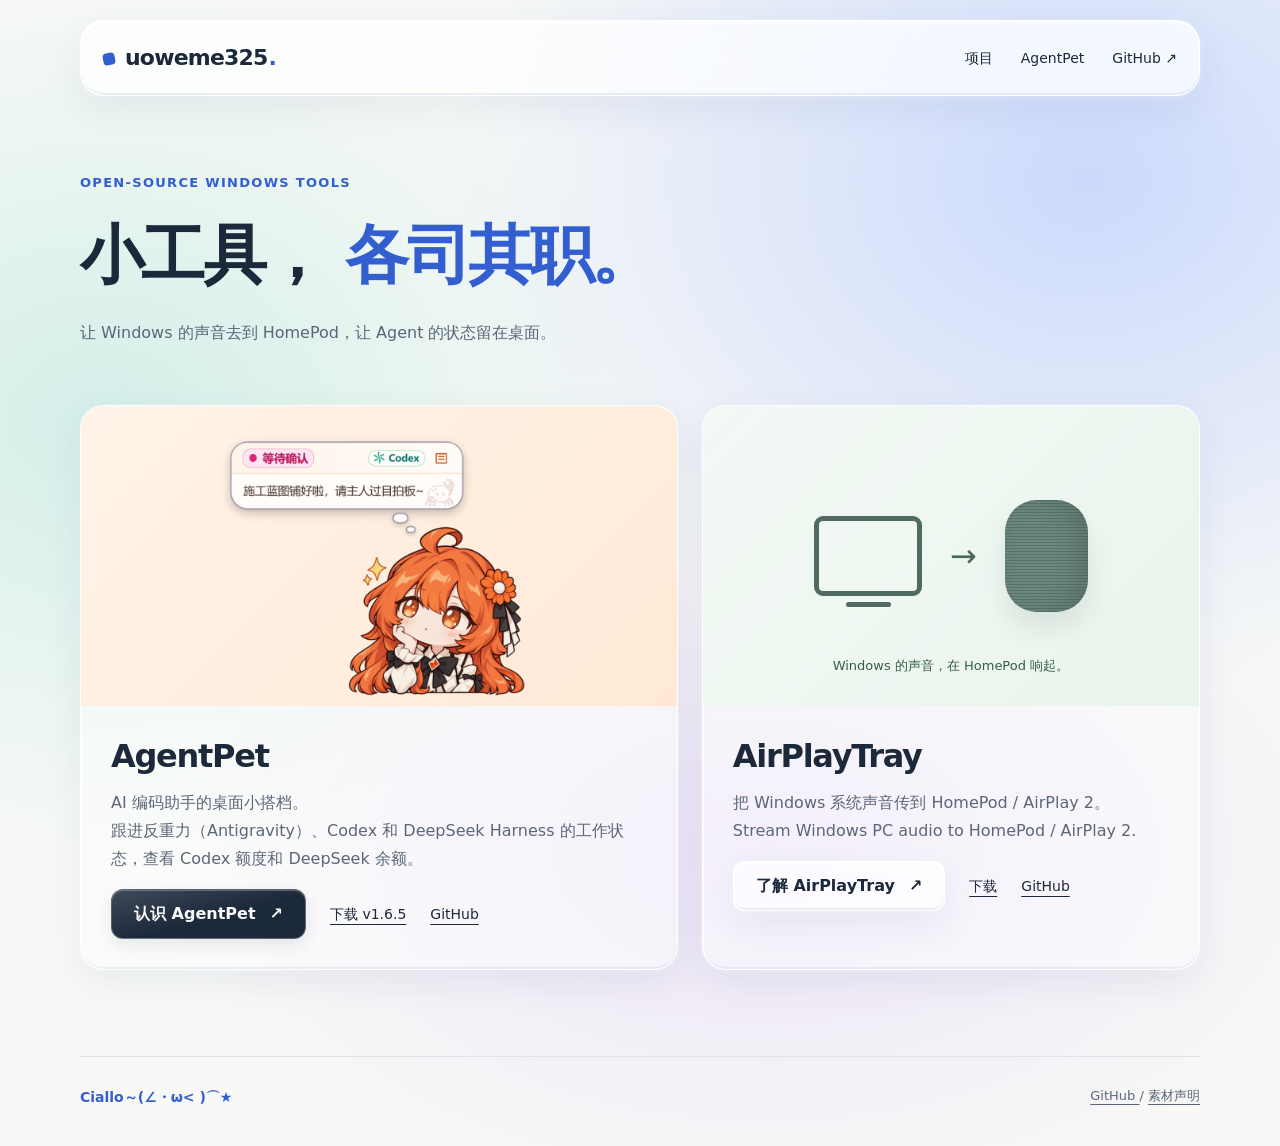
<file: index.html>
<!DOCTYPE html>
<html lang="zh-CN">
 <head>
  <meta content="light dark" name="color-scheme"/>
  <meta content="scale" name="text-scale"/>
  <meta charset="utf-8"/>
  <meta content="width=device-width, initial-scale=1.0" name="viewport"/>
  <title>
   uoweme325 — 开源 Windows 小工具 · AgentPet 与 AirPlayTray
  </title>
  <meta content="Open-source Windows desktop utilities by uoweme325: AirPlayTray (stream Windows PC audio to HomePod / AirPlay 2, TuneBlade alternative) and AgentPet (Windows desktop pet for Antigravity, Codex &amp; DeepSeek Harness)." name="description"/>
  <link href="https://uoweme325.github.io/" rel="canonical"/>
  <meta content="website" property="og:type"/>
  <meta content="uoweme325 — Open-Source Windows Utilities" property="og:title"/>
  <meta content="AirPlayTray (Windows audio to HomePod / AirPlay 2) and AgentPet (Windows desktop pet for Antigravity, Codex, and DeepSeek Harness)." property="og:description"/>
  <meta content="https://uoweme325.github.io/" property="og:url"/>
  <link href="/assets/site.css?v=165-polish2" rel="stylesheet"/>
  <meta content="hB1LJrgwB8bzpsmHyZ8UWJCFtuaxdbqBxyJhywNS37Y" name="google-site-verification"/>
  <meta content="22D04417E4309576BE4F36F7BFB3BDC4" name="msvalidate.01"/>
  <meta content="#f8f9f6" media="(prefers-color-scheme: light)" name="theme-color"/>
  <meta content="#131d2a" media="(prefers-color-scheme: dark)" name="theme-color"/>
  <link href="/assets/claude-pet.ico" rel="icon" type="image/x-icon"/>
  <meta content="https://uoweme325.github.io/assets/agentpet-social.jpg" property="og:image"/>
  <meta content="1200" property="og:image:width"/>
  <meta content="630" property="og:image:height"/>
  <meta content="开源 Windows 桌宠 AgentPet 与小克角色预览" property="og:image:alt"/>
 </head>
 <body>
  <a class="skip" href="#main">
   跳到正文
  </a>
  <header class="wrap site-nav">
   <a class="brand" href="/">
    <span aria-hidden="true" class="brand-mark"></span>uoweme325<span class="soft">.</span>
   </a>
   <nav aria-label="主要" class="nav-links">
    <a href="/#projects">
     项目
    </a>
    <a href="/AgentPet/">
     AgentPet
    </a>
    <a href="https://github.com/uoweme325">
     GitHub ↗
    </a>
   </nav>
  </header>
  <main class="wrap" id="main" tabindex="-1">
   <section class="home-intro">
    <p class="eyebrow" lang="en">
     OPEN-SOURCE WINDOWS TOOLS
    </p>
    <h1>
     小工具， <span class="soft">各司其职。</span>
    </h1>
    <p>让 Windows 的声音去到 HomePod，让 Agent 的状态留在桌面。</p>
   </section>
   <section aria-label="开源项目" class="project-grid" id="projects">
    <article class="project">
     <a aria-label="了解 AgentPet" class="project-art" href="/AgentPet/">
      <img class="home-pet-capture" alt="小克等待确认，Codex 的状态气泡位于角色上方" width="816" height="710" fetchpriority="high" src="/assets/agentpet-1.6.4/claude-scene.webp?v=provider-icons"/>
     </a>
     <div class="project-copy">
      <h2 class="latin">
       AgentPet
      </h2>
      <p>
       AI 编码助手的桌面小搭档。
       <br/>
       跟进反重力（Antigravity）、Codex 和 DeepSeek Harness 的工作状态，查看 Codex 额度和 DeepSeek 余额。
      </p>
      <div class="actions">
       <a class="btn" href="/AgentPet/">
        认识 AgentPet
        <span aria-hidden="true">
         ↗
        </span>
       </a>
       <a class="text-link" href="https://github.com/uoweme325/AgentPet/releases/tag/v1.6.5">
        下载 v1.6.5
       </a>
       <a class="text-link" href="https://github.com/uoweme325/AgentPet">
        GitHub
       </a>
      </div>
     </div>
    </article>
    <article class="project">
     <a aria-label="了解 AirPlayTray" class="project-art audio-art" href="/AirPlayTray/">
      <span aria-hidden="true" class="device">
      </span>
      <span aria-hidden="true" class="signal">
       →
      </span>
      <span aria-hidden="true" class="speaker">
      </span>
      <span class="audio-label">
       Windows 的声音，在 HomePod 响起。
      </span>
     </a>
     <div class="project-copy">
      <h2 class="latin">
       AirPlayTray
      </h2>
      <p>
       把 Windows 系统声音传到 HomePod / AirPlay 2。
       <br/>
       <span lang="en">
        Stream Windows PC audio to HomePod / AirPlay 2.
       </span>
      </p>
      <div class="actions">
       <a class="btn btn-light" href="/AirPlayTray/">
        了解 AirPlayTray
        <span aria-hidden="true">
         ↗
        </span>
       </a>
       <a class="text-link" href="https://github.com/uoweme325/AirPlayTray/releases/latest">
        下载
       </a>
       <a class="text-link" href="https://github.com/uoweme325/AirPlayTray">
        GitHub
       </a>
      </div>
     </div>
    </article>
   </section>
  </main>
  <footer class="wrap site-footer">
   <span class="footer-greeting">
    Ciallo
    <span aria-hidden="true">
     ～(∠・ω&lt; )⌒★
    </span>
   </span>
   <span>
    <a href="https://github.com/uoweme325">
     GitHub
    </a>
    /
    <a href="https://github.com/uoweme325/AgentPet/blob/main/THIRD_PARTY_NOTICES.md">
     素材声明
    </a>
   </span>
  </footer>
 </body>
</html>
</file>
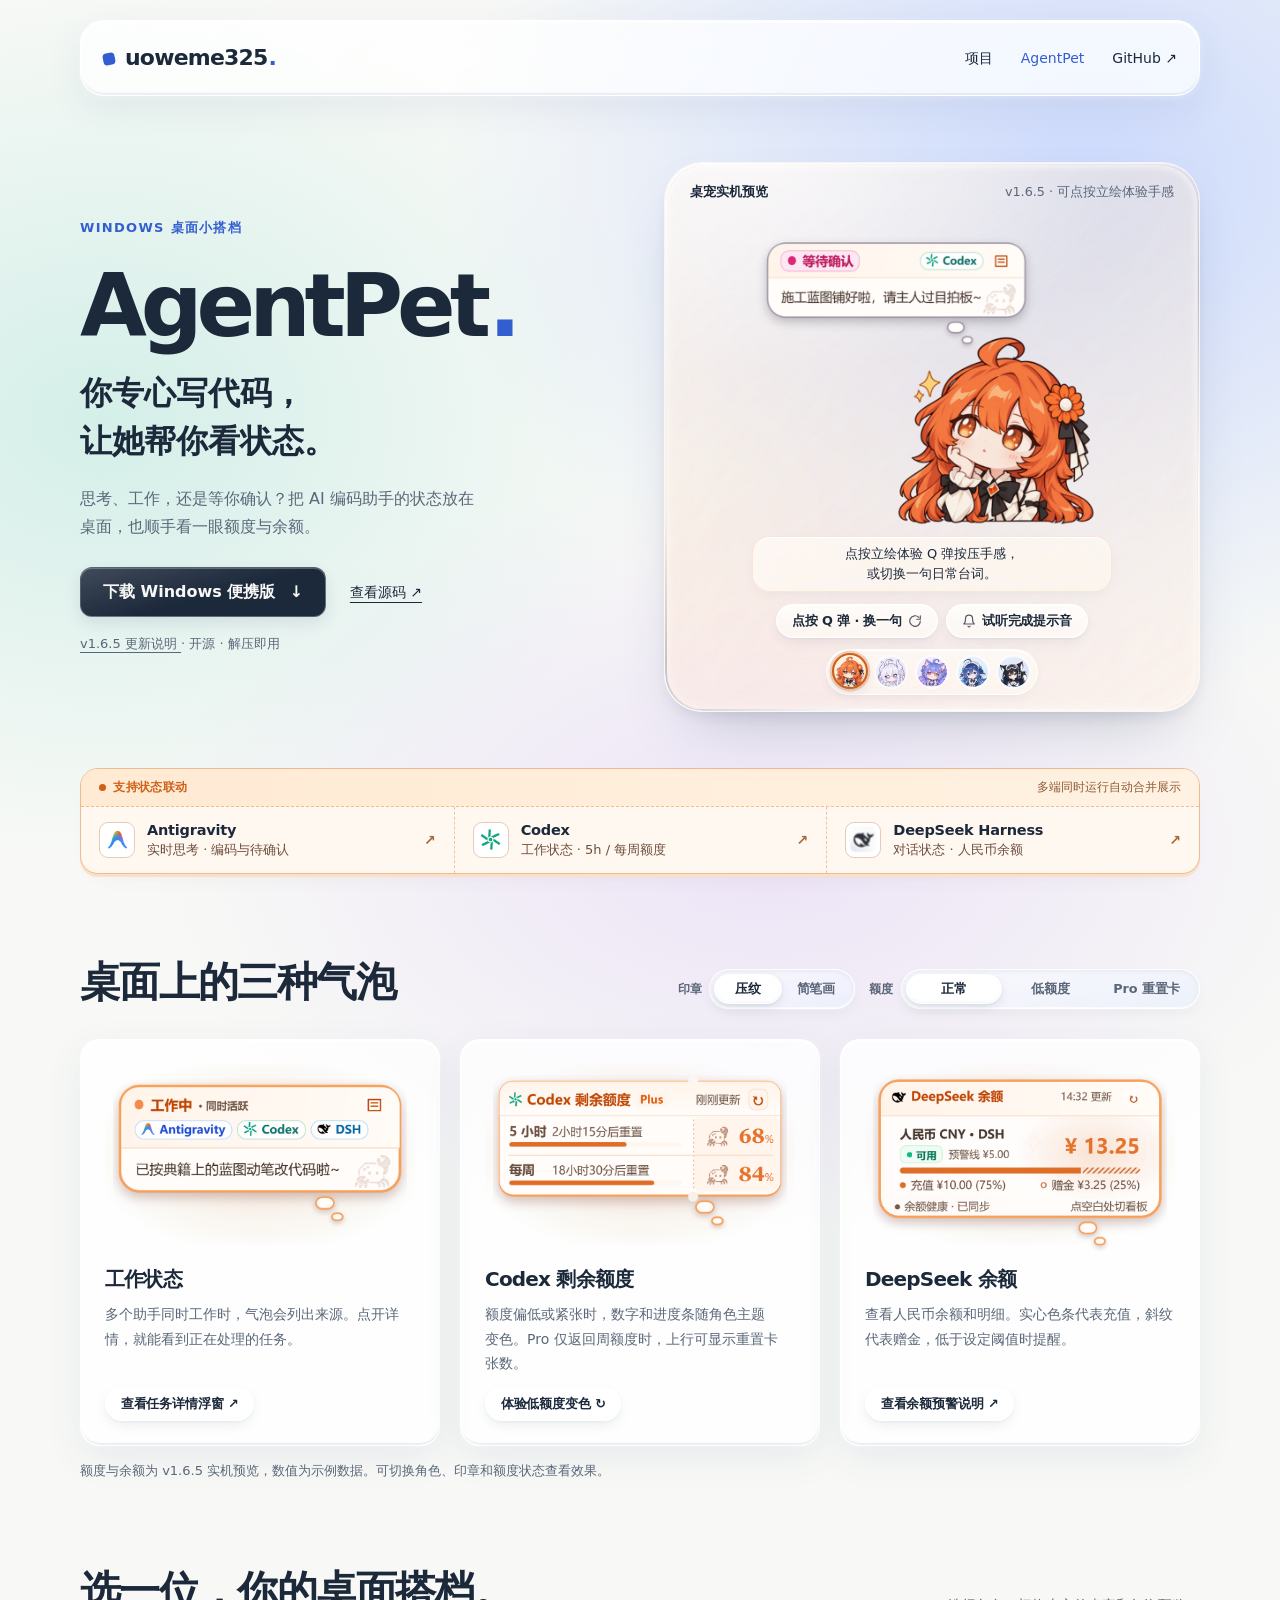
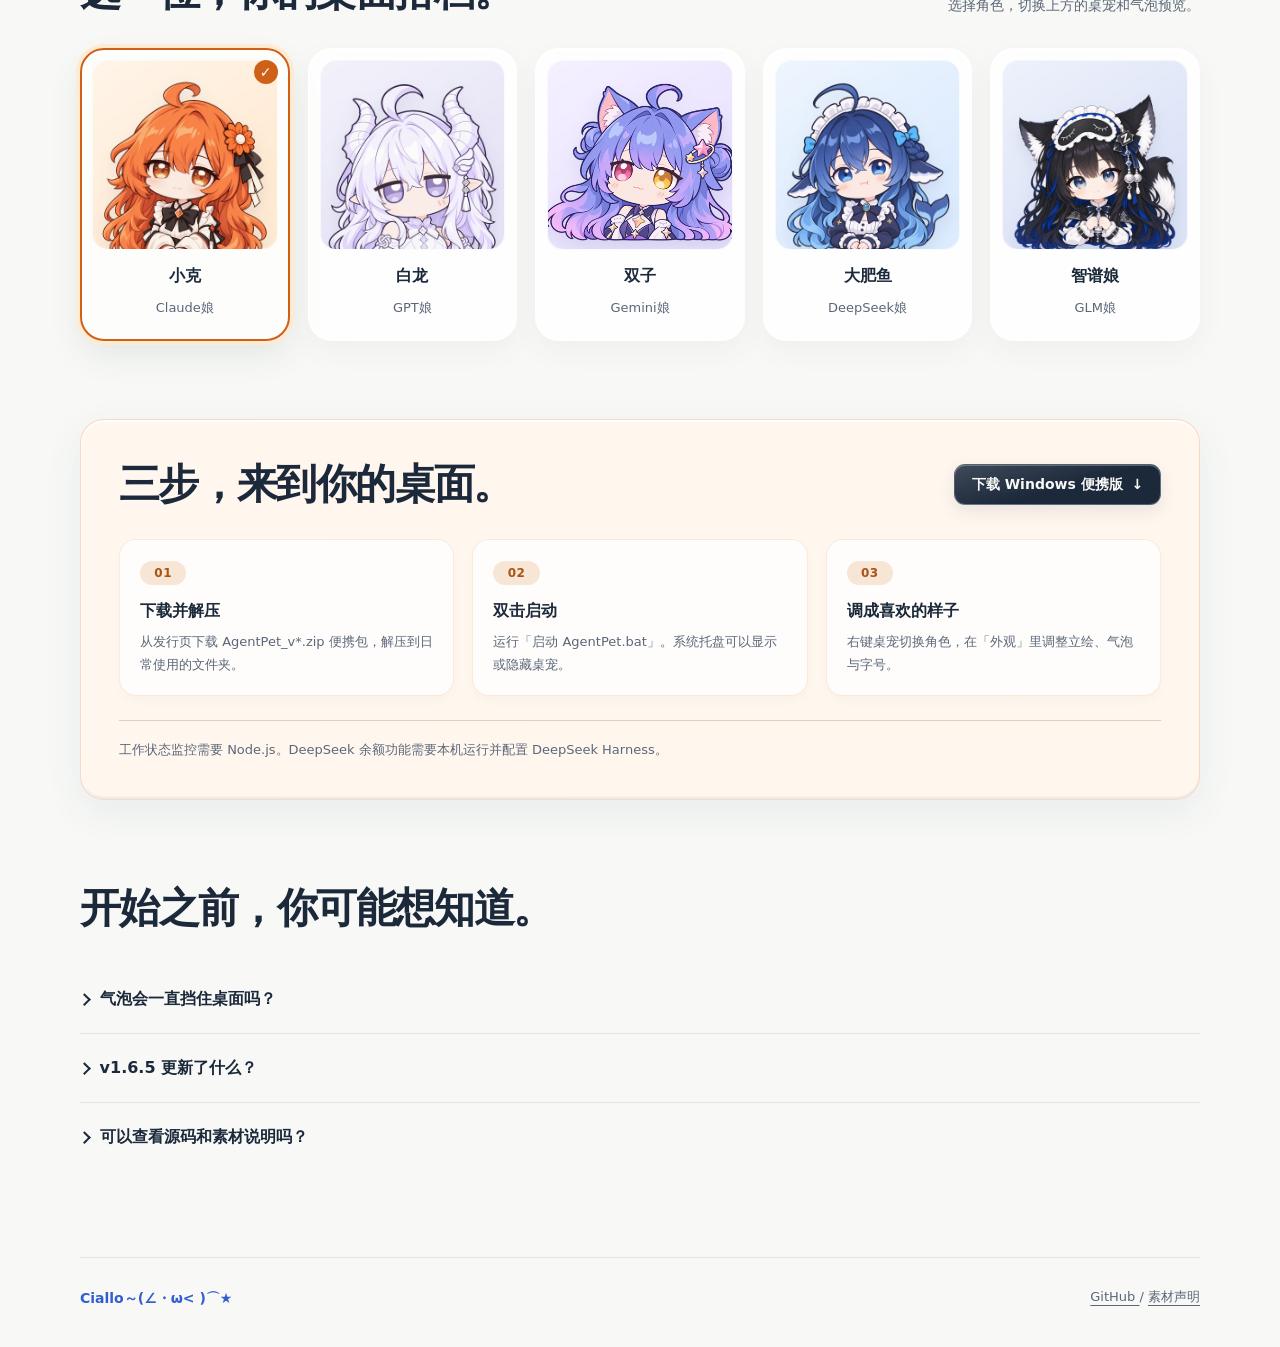
<file: AgentPet/index.html>
<!DOCTYPE html>
<html lang="zh-CN">
 <head>
  <meta content="light dark" name="color-scheme"/>
  <meta content="scale" name="text-scale"/>
  <meta charset="utf-8"/>
  <meta content="width=device-width, initial-scale=1" name="viewport"/>
  <title>
   AgentPet — Windows 桌宠 | Antigravity、Codex 与 DeepSeek Harness
  </title>
  <meta content="AgentPet 是面向 Antigravity、Codex 与 DeepSeek Harness 的开源 Windows 桌宠。查看 AI 编码状态、Codex 额度和 DeepSeek 余额，下载免安装便携版。" name="description"/>
  <link href="https://uoweme325.github.io/AgentPet/" rel="canonical"/>
  <meta content="website" property="og:type"/>
  <meta content="AgentPet — Windows AI 编码桌宠" property="og:title"/>
  <meta content="在 Windows 桌面查看 Antigravity、Codex 和 DeepSeek Harness 的工作状态。" property="og:description"/>
  <meta content="https://uoweme325.github.io/AgentPet/" property="og:url"/>
  <meta content="https://uoweme325.github.io/assets/agentpet-social.jpg" property="og:image"/>
  <meta content="1200" property="og:image:width"/>
  <meta content="630" property="og:image:height"/>
  <meta content="AgentPet Windows 桌宠，小克与工作状态、额度和余额功能介绍" property="og:image:alt"/>
  <link href="/assets/site.css?v=165-polish2" rel="stylesheet"/>
  <meta content="#f8f9f6" media="(prefers-color-scheme: light)" name="theme-color"/>
  <meta content="#131d2a" media="(prefers-color-scheme: dark)" name="theme-color"/>
  <link href="/assets/claude-pet.ico" rel="icon" type="image/x-icon"/>
 </head>
 <body>
  <a class="skip" href="#main">
   跳到正文
  </a>
  <header class="wrap site-nav">
   <a class="brand" href="/">
    <span aria-hidden="true" class="brand-mark"></span>uoweme325<span class="soft">.</span>
   </a>
   <nav aria-label="主要" class="nav-links">
    <a href="/#projects">
     项目
    </a>
    <a aria-current="page" href="/AgentPet/">
     AgentPet
    </a>
    <a href="https://github.com/uoweme325">
     GitHub ↗
    </a>
   </nav>
  </header>
  <main class="wrap" id="main" tabindex="-1">
   <section aria-labelledby="pet-title" class="hero">
    <div>
     <p class="eyebrow">
      WINDOWS 桌面小搭档
     </p>
     <h1 class="latin" id="pet-title">AgentPet<span class="soft">.</span></h1>
     <p class="tagline">
      你专心写代码，
      <br/>
      让她帮你看状态。
     </p>
     <p class="intro">
      思考、工作，还是等你确认？把 AI 编码助手的状态放在<span class="keep">桌面</span>，也顺手看一眼额度与余额。
     </p>
     <div class="actions">
      <a class="btn" href="https://github.com/uoweme325/AgentPet/releases/latest">
       下载 Windows 便携版
       <span aria-hidden="true">
        ↓
       </span>
      </a>
      <a class="text-link" href="https://github.com/uoweme325/AgentPet">
       查看源码 ↗
      </a>
     </div>
     <p class="release">
      <a href="https://github.com/uoweme325/AgentPet/releases/tag/v1.6.5">
       v1.6.5 更新说明
      </a>
      · 开源 · 解压即用
     </p>
    </div>
    <div class="pet-scene" data-character="claude">
     <div class="scene-caption"><strong>桌宠实机预览</strong><span>v1.6.5 · 可点按立绘体验手感</span></div>
     <img class="hero-capture" id="hero-pet" fetchpriority="high" data-panel="scene" alt="小克等待确认，Codex 的状态气泡位于角色上方" width="816" height="710" src="/assets/agentpet-1.6.4/claude-scene.webp?v=provider-icons"/>
     <p class="scene-quote" id="scene-quote" aria-live="polite"><span class="quote-stack"><span class="quote-lead">点按立绘体验 Q 弹按压手感，</span><span class="quote-tail">或切换一句日常台词。</span></span></p>
     <div class="scene-actions">
      <button type="button" class="chip-btn" id="pet-poke-btn">
       <span>点按 Q 弹 · 换一句</span>
       <svg aria-hidden="true" width="14" height="14" viewBox="0 0 24 24" fill="none" stroke="currentColor" stroke-width="2" stroke-linecap="round" stroke-linejoin="round"><path d="M21 12a9 9 0 1 1-2.64-6.36"/><path d="M21 3v6h-6"/></svg>
      </button>
       <button type="button" class="chip-btn" id="sound-preview-btn">
        <svg aria-hidden="true" width="14" height="14" viewBox="0 0 24 24" fill="none" stroke="currentColor" stroke-width="2" stroke-linecap="round" stroke-linejoin="round"><path d="M6 8a6 6 0 0 1 12 0c0 7 3 9 3 9H3s3-2 3-9"/><path d="M10.3 21a1.94 1.94 0 0 0 3.4 0"/></svg>
        <span>试听完成提示音</span>
       </button>
      </div>
      <div class="scene-roster" role="group" aria-label="快速切换预览角色">
       <button type="button" class="roster-btn" data-character="claude" aria-pressed="true" title="小克 · Claude娘">
        <img src="/assets/claude.png" alt="小克" width="64" height="64"/>
       </button>
       <button type="button" class="roster-btn" data-character="dragon" aria-pressed="false" title="白龙 · GPT娘">
        <img src="/assets/dragon.png" alt="白龙" width="64" height="64"/>
       </button>
       <button type="button" class="roster-btn" data-character="gemini" aria-pressed="false" title="双子 · Gemini娘">
        <img src="/assets/gemini.png" alt="双子" width="64" height="64"/>
       </button>
       <button type="button" class="roster-btn" data-character="deepseek" aria-pressed="false" title="大肥鱼 · DeepSeek娘">
        <img src="/assets/deepseek.png" alt="大肥鱼" width="64" height="64"/>
       </button>
       <button type="button" class="roster-btn" data-character="zcode" aria-pressed="false" title="智谱娘 · GLM娘">
        <img src="/assets/zcode.png" alt="智谱娘" width="64" height="64"/>
       </button>
      </div>
     </div>
   </section>
   <section class="compat-ticket" id="compat-ticket" data-character="claude" aria-label="支持状态联动">
    <div class="compat-ticket-head">
     <strong class="compat-ticket-kicker"><span class="compat-live-dot" aria-hidden="true"></span>支持状态联动</strong>
     <span class="compat-ticket-note">多端同时运行自动合并展示</span>
    </div>
    <div class="compat-ticket-row">
     <a class="compat-ticket-part" href="https://antigravity.google/">
      <span class="compat-app-tile">
       <img src="/assets/antigravity-icon.png?v=provider-icons" alt="" width="64" height="64"/>
      </span>
      <span class="compat-part-copy">
       <span class="compat-part-name">Antigravity</span>
       <span class="compat-part-desc">实时思考 · 编码与待确认</span>
      </span>
      <span class="compat-part-arrow" aria-hidden="true">↗</span>
     </a>
     <a class="compat-ticket-part" href="https://openai.com/codex/">
      <span class="compat-app-tile">
       <img src="/assets/codex-icon.png?v=provider-icons" alt="" width="64" height="64"/>
      </span>
      <span class="compat-part-copy">
       <span class="compat-part-name">Codex</span>
       <span class="compat-part-desc">工作状态 · 5h / 每周额度</span>
      </span>
      <span class="compat-part-arrow" aria-hidden="true">↗</span>
     </a>
     <a class="compat-ticket-part" href="https://www.deepseek.com/harness/">
      <span class="compat-app-tile compat-app-tile-dsh">
       <img src="/assets/dsh-official.png" alt="" width="128" height="128"/>
      </span>
      <span class="compat-part-copy">
       <span class="compat-part-name">DeepSeek Harness</span>
       <span class="compat-part-desc">对话状态 · 人民币余额</span>
      </span>
      <span class="compat-part-arrow" aria-hidden="true">↗</span>
     </a>
    </div>
   </section>
   <section aria-labelledby="features" class="section">
    <div class="section-heading">
     <h2 id="features">
      桌面上的三种气泡
     </h2>
     <div class="bubble-controls">
      <div class="control-group">
       <span class="control-label" aria-hidden="true">印章</span>
       <fieldset class="pill-switch" aria-label="切换印章与底纹风格">
        <legend class="sr-only">印章与底纹风格</legend>
        <label class="pill-option">
         <input type="radio" name="stamp-style" value="embossed" checked=""/>
         <span>压纹</span>
        </label>
        <label class="pill-option">
         <input type="radio" name="stamp-style" value="lineart"/>
         <span>简笔画</span>
        </label>
       </fieldset>
      </div>
      <div class="control-group">
       <span class="control-label" aria-hidden="true">额度</span>
       <fieldset class="pill-switch quota-switch" aria-label="切换额度票根状态">
        <legend class="sr-only">额度票根状态</legend>
        <label class="pill-option">
         <input type="radio" name="quota-state" value="normal" checked=""/>
         <span>正常</span>
        </label>
        <label class="pill-option">
         <input type="radio" name="quota-state" value="low"/>
         <span>低额度</span>
        </label>
        <label class="pill-option">
         <input type="radio" name="quota-state" value="pro"/>
         <span>Pro 重置卡</span>
        </label>
       </fieldset>
      </div>
     </div>
    </div>
    <div class="features" id="panel-examples" data-character="claude" data-stamp-style="embossed" data-quota-state="normal">
     <article class="feature">
      <div class="feature-demo">
       <img decoding="async" data-panel="work" alt="工作中，Antigravity、Codex 和 DSH 同时活跃" width="816" height="417" src="/assets/agentpet-1.6.4/claude-work.webp?v=provider-icons"/>
      </div>
      <h3>
       工作状态
      </h3>
      <p>
       多个助手同时工作时，气泡会列出来源。点开详情，就能看到正在处理的任务。
      </p>
      <div class="feature-action">
       <button type="button" class="detail-trigger work-trigger" popovertarget="work-detail-popover">查看任务详情浮窗 ↗</button>
       <div id="work-detail-popover" popover="auto" class="detail-popover work-popover" role="region" aria-label="任务详情预览">
        <div class="detail-card-head">
         <strong class="detail-card-title">任务详情</strong>
         <span class="detail-source-pill">Antigravity · 工作中</span>
        </div>
        <div class="detail-card-banner" id="detail-popover-banner">状态提示：正在执行多助手协同步骤</div>
        <p class="detail-card-body" id="detail-popover-body">已按典籍上的蓝图动笔改代码啦~ 当前正在核对 UI 布局与跨目录改动，同源会话运行平稳。</p>
        <div class="detail-card-foot">同源会话：1 个 · 另有 Codex、DSH 同时活跃</div>
       </div>
      </div>
     </article>
     <article class="feature">
      <div class="feature-demo">
       <img decoding="async" data-panel="quota" alt="Codex 额度票夹示例，5 小时剩余 68%，每周剩余 84%" width="816" height="437" src="/assets/agentpet-1.6.4/claude-quota.webp?v=provider-icons"/>
      </div>
      <h3>
       Codex 剩余额度
      </h3>
      <p>
       额度偏低或紧张时，数字和进度条随角色主题变色。Pro 仅返回周额度时，上行可显示重置卡张数。
      </p>
      <div class="feature-action">
       <button type="button" class="detail-trigger" id="quota-cycle-btn">体验低额度变色 ↻</button>
      </div>
     </article>
     <article class="feature">
      <div class="feature-demo">
       <img decoding="async" data-panel="balance" alt="DeepSeek 余额示例，共 13.25 元，实心段为充值 10 元，斜纹段为赠金 3.25 元" width="816" height="498" src="/assets/agentpet-1.6.4/claude-balance.webp?v=quota-themes"/>
      </div>
      <h3>
       DeepSeek 余额
      </h3>
      <p>
       查看人民币余额和明细。实心色条代表充值，斜纹代表赠金，低于设定阈值时提醒。
      </p>
      <div class="feature-action">
       <button type="button" class="detail-trigger balance-trigger" popovertarget="balance-detail-popover">查看余额预警说明 ↗</button>
       <div id="balance-detail-popover" popover="auto" class="detail-popover balance-popover" role="region" aria-label="DeepSeek 余额明细说明">
        <div class="detail-card-head">
         <strong class="detail-card-title">余额明细与预警</strong>
         <span class="detail-source-pill">DSH · 人民币</span>
        </div>
        <div class="detail-card-banner">实心段：充值余额 · 斜纹段：平台赠金</div>
        <p class="detail-card-body">客户端会按角色主题配色展示充值与赠金比例；余额低于自定义预警线（默认 ¥5.00）时自动切换醒目告警色。</p>
        <div class="detail-card-foot">点空白处即可切换工作看板与余额视图</div>
       </div>
      </div>
     </article>
    </div>
    <p class="demo-note" id="demo-note">
     额度与余额为 v1.6.5 实机预览，数值为示例数据。可切换角色、印章和额度状态查看效果。
    </p>
   </section>
   <section aria-labelledby="characters" class="section">
    <div class="section-heading">
     <h2 id="characters">选一位，你的桌面搭档。</h2>
     <p>选择角色，切换上方的桌宠和气泡预览。</p>
    </div>
    <fieldset class="character-grid">
     <legend class="sr-only">
      切换预览角色
     </legend>
     <label class="character" data-character="claude">
      <input aria-controls="hero-pet panel-examples" checked="" class="character-input" name="character" type="radio" value="claude"/>
      <span aria-hidden="true" class="character-selected">
       ✓
      </span>
      <span class="character-portrait">
       <img alt="" height="384" loading="lazy" src="/assets/claude.png" width="384"/>
      </span>
      <strong>
       小克
      </strong>
      <span class="character-family">
       Claude娘
      </span>
     </label>
     <label class="character" data-character="dragon">
      <input aria-controls="hero-pet panel-examples" class="character-input" name="character" type="radio" value="dragon"/>
      <span aria-hidden="true" class="character-selected">
       ✓
      </span>
      <span class="character-portrait">
       <img alt="" height="384" loading="lazy" src="/assets/dragon.png" width="384"/>
      </span>
      <strong>
       白龙
      </strong>
      <span class="character-family">
       GPT娘
      </span>
     </label>
     <label class="character" data-character="gemini">
      <input aria-controls="hero-pet panel-examples" class="character-input" name="character" type="radio" value="gemini"/>
      <span aria-hidden="true" class="character-selected">
       ✓
      </span>
      <span class="character-portrait">
       <img alt="" height="384" loading="lazy" src="/assets/gemini.png" width="384"/>
      </span>
      <strong>
       双子
      </strong>
      <span class="character-family">
       Gemini娘
      </span>
     </label>
     <label class="character" data-character="deepseek">
      <input aria-controls="hero-pet panel-examples" class="character-input" name="character" type="radio" value="deepseek"/>
      <span aria-hidden="true" class="character-selected">
       ✓
      </span>
      <span class="character-portrait">
       <img alt="" height="384" loading="lazy" src="/assets/deepseek.png" width="384"/>
      </span>
      <strong>
       大肥鱼
      </strong>
      <span class="character-family">
       DeepSeek娘
      </span>
     </label>
     <label class="character" data-character="zcode">
      <input aria-controls="hero-pet panel-examples" class="character-input" name="character" type="radio" value="zcode"/>
      <span aria-hidden="true" class="character-selected">
       ✓
      </span>
      <span class="character-portrait">
       <img alt="" height="384" loading="lazy" src="/assets/zcode.png" width="384"/>
      </span>
      <strong>
       智谱娘
      </strong>
      <span class="character-family">
       GLM娘
      </span>
     </label>
    </fieldset>
    <p aria-atomic="true" aria-live="polite" class="character-choice sr-only" role="status">
     当前预览角色为小克。
    </p>
   </section>
   <section aria-labelledby="setup" class="setup" id="setup-card" data-character="claude">
    <div class="setup-head">
     <h2 id="setup">三步，来到你的桌面。</h2>
     <a class="btn btn-compact" href="https://github.com/uoweme325/AgentPet/releases/latest">
      下载 Windows 便携版
      <span aria-hidden="true">↓</span>
     </a>
    </div>
    <ol class="steps">
     <li>
      <strong>
       下载并解压
      </strong>
      <p>
       从发行页下载 AgentPet_v*.zip 便携包，解压到日常使用的文件夹。
      </p>
     </li>
     <li>
      <strong>
       双击启动
      </strong>
      <p>
       运行「启动 AgentPet.bat」。系统托盘可以显示或隐藏桌宠。
      </p>
     </li>
     <li>
      <strong>
       调成喜欢的样子
      </strong>
      <p>
       右键桌宠切换角色，在「外观」里调整立绘、气泡与字号。
      </p>
     </li>
    </ol>
    <p class="requirements">
     工作状态监控需要 Node.js。DeepSeek 余额功能需要本机运行并配置 DeepSeek Harness。
    </p>
   </section>
   <section aria-labelledby="help" class="section">
    <div class="section-heading">
     <h2 id="help">
      开始之前，你可能想知道。
     </h2>
    </div>
    <details>
     <summary>
      气泡会一直挡住桌面吗？
     </summary>
     <p>
      手动查询结果保留约 5 秒，鼠标悬停时继续显示，移开后约 2 秒恢复工作看板，空闲时收起。待确认与审批提示优先显示。
     </p>
    </details>
    <details>
     <summary>
      v1.6.5 更新了什么？
     </summary>
     <p>
      Pro 票夹新增重置卡张数，切换账号时会重新读取额度。五个角色的额度告警各有配色，DeepSeek 赠金改用斜纹，大字号也能完整显示 Pro Max 和 Pro Lite。
      <a class="text-link" href="https://github.com/uoweme325/AgentPet/releases/tag/v1.6.5">
       查看完整更新说明 ↗
      </a>
     </p>
    </details>
    <details>
     <summary>
      可以查看源码和素材说明吗？
     </summary>
     <p>
      项目代码采用
      <a class="text-link" href="https://github.com/uoweme325/AgentPet/blob/main/LICENSE">
       MIT 许可
      </a>
      。角色与音频素材请查看
      <a class="text-link" href="https://github.com/uoweme325/AgentPet/blob/main/THIRD_PARTY_NOTICES.md">
       第三方声明
      </a>
      。
     </p>
    </details>
   </section>
  </main>
  <footer class="wrap site-footer">
   <span class="footer-greeting">
    Ciallo
    <span aria-hidden="true">
     ～(∠・ω&lt; )⌒★
    </span>
   </span>
   <span>
    <a href="https://github.com/uoweme325">
     GitHub
    </a>
    /
    <a href="https://github.com/uoweme325/AgentPet/blob/main/THIRD_PARTY_NOTICES.md">
     素材声明
    </a>
   </span>
  </footer>
  <script defer="" src="/assets/pet-preview.js?v=165-polish2">
  </script>
 </body>
</html>
</file>
<file: assets/site.css>
:root {
  color-scheme: light dark;
  --bg: #f8f9f6;
  --surface: #fff;
  --ink: #1c293b;
  --muted: #5b6779;
  --line: #dfe4e8;
  --accent: #335ed0;
  --tint: #edf0fc;
  --mint: #e9f4ec;
  --shadow: 0 1.5rem 4.375rem #233a5710;
  --glass: #ffffffb8;
  --glass-soft: #ffffff73;
  --glass-edge: #fffffff2;
  --glass-shadow: inset 0 0.125rem 0.0625rem #ffffffee, inset 0.0625rem 0 0.0625rem #ffffffb3, inset 0 -0.125rem 0.0625rem #acbedc40, 0 0.75rem 2.25rem #3b528a16, 0 0.125rem 0.375rem #ffffff66;
  --glow-blue: #b9ccffb3;
  --glow-mint: #bce8e099;
  --glow-pink: #e4d5f899;
  --gradient-space: ;
}
* { box-sizing: border-box; }
html { scroll-padding-top: 2rem; }
body { margin: 0;
  background-color: var(--bg);
  background-image: radial-gradient(ellipse 40.625rem 32.5rem at 85% 11.25rem, var(--glow-blue), transparent), radial-gradient(ellipse 35rem 27.5rem at 8% 26.25rem, var(--glow-mint), transparent), radial-gradient(ellipse 38.75rem 23.75rem at 60% 53.125rem, var(--glow-pink), transparent);
  background-repeat: no-repeat; color: var(--ink); font: 1rem/1.75 "Segoe UI", "Microsoft YaHei", system-ui, sans-serif; }
a { color: inherit; text-decoration: none; }
a:hover { color: var(--accent); }
button { font: inherit; }
a, button, summary { -webkit-tap-highlight-color: transparent; }
:focus-visible { outline: 0.1875rem solid var(--accent); outline-offset: 0.3125rem; }
img { max-width: 100%; height: auto; }
.wrap { width: min(70rem, calc(100% - 3rem)); margin-inline: auto; }
.site-nav { display: flex; flex-wrap: wrap; padding-block: 0.75rem; align-items: center; justify-content: space-between; gap: 1.25rem; min-height: 4.75rem; margin-top: 1.25rem; padding-inline: 1.375rem;
  border: 0.0625rem solid var(--glass-edge); border-radius: 1.5rem;
  background: linear-gradient(125deg var(--gradient-space), #ffffff40, transparent 42%, #ffffff18 75%), var(--glass); box-shadow: var(--glass-shadow); }
.brand { font-family: system-ui, sans-serif; font-size: 1.375rem; font-weight: 800; letter-spacing: -0.05rem; }
.brand-mark { display: inline-block; width: 0.75rem; height: 0.75rem; border-radius: 0.25rem; background: var(--accent); margin-right: 0.625rem; transform: rotate(-12deg); }
.nav-links { display: flex; flex-wrap: wrap; min-inline-size: 0; align-items: center; gap: 1.75rem; font-size: 0.875rem; }
.nav-links a { padding-block: 0.75rem; }
.nav-links [aria-current] { color: var(--accent); }
.skip { position: absolute; top: -6.25rem; background: var(--surface); padding: 0.625rem 1.25rem; z-index: 10; }
.skip:focus { top: 0.625rem; }
h1,h2,h3,p { margin-top: 0; }
h1,h2,h3 { line-height: 1.3; letter-spacing: -.04em; text-wrap: balance; }
.latin { font-family: "Segoe UI", system-ui, sans-serif; }
.eyebrow { color: var(--accent); font-size: 0.8125rem; font-weight: 700; letter-spacing: .1em; margin-bottom: 1.25rem; }
.home-intro { padding: 4.75rem 0 3.625rem; }
.home-intro h1 { font-size: clamp(2.5rem, 1.6rem + 3vw, 4.8rem); line-height: 1.25; max-width: 55rem; margin-bottom: 1.5rem; }
.home-intro p:last-child { color: var(--muted); max-width: 40.625rem; margin-bottom: 0; }
.soft { color: var(--accent); }
.brand .soft, .hero h1 .soft { margin-inline-start: 0.04em; }
.project-grid { display: grid; grid-template-columns: 1.2fr 1fr; gap: 1.5rem; }
.project { border: 0.0625rem solid var(--glass-edge); border-radius: 1.5rem; background: var(--glass-soft); box-shadow: var(--glass-shadow); overflow: hidden; }
.project-art { height: 18.75rem; display: flex; align-items: center; justify-content: center; background: linear-gradient(135deg var(--gradient-space), var(--glass-soft), transparent), var(--tint); position: relative; overflow: hidden; }
.project-art:not(.audio-art) { background-color: #ffe9d6; }
.project-art img { width: 15.9375rem; position: relative; align-self: flex-end; }
.project-art .mini-bubble { position: absolute; top: 2.25rem; left: 1.75rem; border: 0.0625rem solid var(--line); border-radius: 1rem 1rem 0.25rem 1rem; background: var(--glass); padding: 0.75rem 1.125rem; box-shadow: var(--shadow); font-size: 0.8125rem; z-index: 1; }
.project-copy { padding: 1.875rem; }
.project-copy h2 { font-size: 2rem; margin-bottom: 0.75rem; }
.project-copy p { color: var(--muted); min-height: 3.5rem; }
.actions { display: flex; flex-wrap: wrap; align-items: center; gap: 0.875rem 1.5rem; }
.btn { display: inline-flex; align-items: center; justify-content: center; gap: 0.875rem; min-height: 3rem; padding: 0.625rem 1.375rem; border-radius: 0.75rem; background: var(--ink); color: var(--bg); font-weight: 600; border: 0.0625rem solid #ffffff40; box-shadow: inset 0 0.0625rem 0 #ffffff40, 0 0.375rem 1rem #1b30551a; background-image: linear-gradient(165deg var(--gradient-space), #ffffff28, transparent 55%); }
.btn-compact { min-height: 2.55rem; padding: 0.45rem 1.05rem; gap: 0.55rem; font-size: 0.875rem; border-radius: 0.6875rem; }
.btn:hover { background: var(--accent); color: #fff; }
.btn-light { background: var(--glass); color: var(--ink); border-color: var(--glass-edge); box-shadow: var(--glass-shadow); }
.text-link { font-size: 0.875rem; text-decoration: underline; text-underline-offset: 0.3125rem; }
.audio-art { background: linear-gradient(135deg var(--gradient-space), var(--glass-soft), transparent), var(--mint); gap: 1.75rem; }
.device { width: 6.75rem; height: 5rem; border: 0.3125rem solid #516b63; border-radius: 0.5625rem; position: relative; }
.device::after { content: ''; position: absolute; width: 2.8125rem; height: 0.3125rem; background: #516b63; bottom: -1rem; left: 1.6875rem; border-radius: 0.25rem; }
.speaker { width: 5.1875rem; height: 7rem; border-radius: 2rem; background: repeating-linear-gradient(0deg, #58736a 0 0.0625rem, #6c877e 0.0625rem 0.1875rem); box-shadow: inset -0.75rem 0 1.25rem #263e3b33, 0 1rem 1.5625rem #263e3b18; }
.signal { color: #47695c; font-size: 2rem; }
.audio-label { position: absolute; bottom: 1.75rem; color: #365c4a; font-size: 0.8125rem; }
.site-footer { border-top: 0.0625rem solid var(--line); margin-top: 5.375rem; padding: 1.75rem 0 2.25rem; display: flex; justify-content: space-between; gap: 1.25rem; color: var(--muted); font-size: 0.8125rem; }
.site-footer a { text-decoration: underline; text-underline-offset: 0.25rem; }
.hero { display: grid; grid-template-columns: repeat(auto-fit, minmax(min(100%, 24rem), 1fr)); align-items: center; gap: 3rem; padding: 4.125rem 0 3.5rem; }
.hero h1 { font-size: clamp(3.5rem, 2.2rem + 4vw, 6.5rem); line-height: 1.08; letter-spacing: -.07em; margin-bottom: 1rem; }
.hero .tagline { font-size: clamp(1.6rem, 1.2rem + 1vw, 2.2rem); font-weight: 650; line-height: 1.5; margin-bottom: 1.25rem; }
.hero .intro { color: var(--muted); margin-bottom: 1.625rem; max-width: 26.875rem; }
.release { color: var(--muted); font-size: 0.8125rem; margin: 1rem 0 0; }
.release a { text-decoration: underline; text-underline-offset: 0.25rem; }
.pet-scene {
  --scene-light: #ffe3c7;
  --scene-dark: #51352b;
  --scene-color: var(--scene-light);
  --scene-wash: #ffffff33;
  --scene-highlight: #ffffff99;
  container: pet-preview / inline-size;
  background: linear-gradient(145deg var(--gradient-space), var(--scene-wash), transparent 45%, var(--scene-wash)), var(--scene-color);
  border: 0.0625rem solid #ffffff80;
  box-shadow: 0 1.75rem 4rem -1.875rem #34476559, 0 0.5rem 1.25rem -0.75rem #34476540, inset 0 0.0625rem 0.0625rem #ffffffcc, inset 0 -0.0625rem 0.0625rem #ffffff80;
  border-radius: 2.375rem;
  position: relative;
  display: grid;
  grid-template-columns: minmax(0, 1fr);
  justify-items: center;
  align-content: start;
  gap: 0.875rem;
  padding: 1.25rem 1.5rem 0;
  overflow: hidden;
  overflow: clip;
  isolation: isolate;
}
.pet-scene[data-character="dragon"] { --scene-light: #e7e0f8; --scene-dark: #38304f; }
.pet-scene[data-character="gemini"] { --scene-light: #f5d9ef; --scene-dark: #51304d; }
.pet-scene[data-character="deepseek"] { --scene-light: #cfeaf7; --scene-dark: #193d56; }
.pet-scene[data-character="zcode"] { --scene-light: #d6dcf2; --scene-dark: #242b50; }
:is(.pet-scene, .features, .compat-ticket, .setup)[data-character="claude"] {
  --choice-tint: #FFEAD3;
  --choice-accent: #CE6018;
  --bubble-base: #FFF6EC;
  --bubble-body: #4A2E1B;
  --bubble-banner-start: #FFEAD3;
  --bubble-banner-end: #FFF2E2;
  --bubble-divider: #F7D9BC;
  --bubble-watermark: #CE601824;
  --bubble-glyph: "✧";
  --panel-border: #E28532;
  --panel-accent: #CE6018;
  --panel-heading: #CE6018;
  --panel-dot: #CE6018;
  --panel-subtext: #8F5B36;
  --panel-muted: #A66838;
  --panel-percent: #BA4E0E;
  --panel-track: #F3E2D2;
  --panel-bar: #E57E28;
  --panel-badge: #F7E6D5;
  --panel-badge-ink: #AA5314;
  --panel-shadow: #5E2F0D23;
}
:is(.character, .roster-btn)[data-character="claude"] { --choice-tint: #FFEAD3; --choice-accent: #CE6018; --portrait-scale: 0.96; --portrait-y: 2%; }
:is(.pet-scene, .features, .compat-ticket, .setup)[data-character="dragon"] {
  --choice-tint: #E6E4F6;
  --choice-accent: #595094;
  --bubble-base: #F4F3FB;
  --bubble-body: #2C2645;
  --bubble-banner-start: #E6E4F6;
  --bubble-banner-end: #EFEEF9;
  --bubble-divider: #D8D5EC;
  --bubble-watermark: #655DA226;
  --bubble-glyph: "❖";
  --panel-border: #6D67A2;
  --panel-accent: #595094;
  --panel-heading: #484178;
  --panel-dot: #655DA2;
  --panel-subtext: #6E6799;
  --panel-muted: #8A84B0;
  --panel-percent: #484178;
  --panel-track: #E8E6F4;
  --panel-bar: #746CB0;
  --panel-badge: #EEEDF8;
  --panel-badge-ink: #4E4685;
  --panel-shadow: #2823481b;
}
:is(.character, .roster-btn)[data-character="dragon"] { --choice-tint: #E6E4F6; --choice-accent: #595094; --portrait-scale: 0.94; --portrait-y: 2.5%; }
:is(.pet-scene, .features, .compat-ticket, .setup)[data-character="gemini"] {
  --choice-tint: #EAE2FF;
  --choice-accent: #5340C9;
  --bubble-base: #F5F1FF;
  --bubble-body: #2F2859;
  --bubble-banner-start: #EAE2FF;
  --bubble-banner-end: #F6ECFE;
  --bubble-divider: #E2D8FC;
  --bubble-watermark: #7C3AED28;
  --bubble-glyph: "✦";
  --panel-border: #7C6BF2;
  --panel-accent: #5340C9;
  --panel-heading: #4B38BF;
  --panel-dot: #6D5CE7;
  --panel-subtext: #63599E;
  --panel-muted: #7E74B8;
  --panel-percent: #4B38BF;
  --panel-track: #EAE6FA;
  --panel-bar: #7462F0;
  --panel-badge: #EDE9FE;
  --panel-badge-ink: #5340C9;
  --panel-shadow: #37297A1b;
}
:is(.character, .roster-btn)[data-character="gemini"] { --choice-tint: #EAE2FF; --choice-accent: #5340C9; --portrait-scale: 1.07; --portrait-y: -3.5%; }
:is(.pet-scene, .features, .compat-ticket, .setup)[data-character="deepseek"] {
  --choice-tint: #DCEBFE;
  --choice-accent: #1D5FA7;
  --bubble-base: #F0F7FF;
  --bubble-body: #19304B;
  --bubble-banner-start: #DCEBFE;
  --bubble-banner-end: #EBF4FF;
  --bubble-divider: #C7DFF8;
  --bubble-watermark: #2B72BE24;
  --bubble-glyph: "◈";
  --panel-border: #3B82C4;
  --panel-accent: #1D5FA7;
  --panel-heading: #1A5294;
  --panel-dot: #2B72BE;
  --panel-subtext: #46698F;
  --panel-muted: #6284A8;
  --panel-percent: #1A5294;
  --panel-track: #DCEBFA;
  --panel-bar: #327AD1;
  --panel-badge: #E3EFFC;
  --panel-badge-ink: #1D5FA7;
  --panel-shadow: #1538601b;
}
:is(.character, .roster-btn)[data-character="deepseek"] { --choice-tint: #DCEBFE; --choice-accent: #1D5FA7; --portrait-scale: 0.94; --portrait-y: 2.5%; }
:is(.pet-scene, .features, .compat-ticket, .setup)[data-character="zcode"] {
  --choice-tint: #DCE3F7;
  --choice-accent: #2C478E;
  --bubble-base: #F1F4FC;
  --bubble-body: #1C253B;
  --bubble-banner-start: #DCE3F7;
  --bubble-banner-end: #ECF0FA;
  --bubble-divider: #CBD5F0;
  --bubble-watermark: #3B59A824;
  --bubble-glyph: "◇";
  --panel-border: #4A66B0;
  --panel-accent: #2C478E;
  --panel-heading: #253D7D;
  --panel-dot: #3B59A8;
  --panel-subtext: #4D5E87;
  --panel-muted: #697AA3;
  --panel-percent: #253D7D;
  --panel-track: #DFE5F5;
  --panel-bar: #3F5EB5;
  --panel-badge: #E6EBF8;
  --panel-badge-ink: #2C478E;
  --panel-shadow: #1A264A1b;
}
:is(.character, .roster-btn)[data-character="zcode"] { --choice-tint: #DCE3F7; --choice-accent: #2C478E; --portrait-scale: 0.90; --portrait-y: 3%; }
.pet-scene::before {
  content: '';
  position: absolute;
  inset: 0.125rem;
  border-radius: inherit;
  pointer-events: none;
  background: radial-gradient(ellipse 85% 48% at 18% 0%, var(--scene-highlight), transparent 80%), linear-gradient(120deg var(--gradient-space), #ffffff1a, transparent 50%, #ffffff1f);
  box-shadow: inset 0 0.125rem 0.4375rem #ffffff99, inset 0 -0.1875rem 0.75rem #ffffff33;
}
.pet-scene::after {
  content: '';
  position: absolute;
  inset: 0;
  padding: 0.09375rem;
  border-radius: inherit;
  pointer-events: none;
  background: linear-gradient(145deg var(--gradient-space), #ffffffed, #ffffff59 20%, #ffffff0d 38%, #35465f40 54%, #ffffffcc 75%, #ffffff33);
  -webkit-mask: linear-gradient(#fff 0 0) content-box, linear-gradient(#fff 0 0);
  mask: linear-gradient(#fff 0 0) content-box, linear-gradient(#fff 0 0);
  -webkit-mask-composite: xor;
  mask-composite: exclude;
}
.hero-pet { display: block; width: min(100%, 20rem); position: relative; z-index: 1; filter: drop-shadow(0 0.875rem 1rem #3447651f); }
.scene-note { position: relative; z-index: 3; justify-self: start; font-size: 0.8125rem; color: var(--muted); }
.speech {
  position: relative;
  z-index: 2;
  width: min(100%, 19.05rem);
  margin-bottom: 3rem;
  padding: 0;
  border: .12rem solid #a296a8dc;
  border-radius: 1.35rem;
  background: var(--bubble-base);
  color: var(--bubble-body);
  box-shadow: 0 .3rem 1.2rem #3b34483d;
}
.speech-header {
  padding: 0.4375rem 0.875rem;
  border-radius: 1.23rem 1.23rem 0 0;
  border-bottom: 0.0625rem solid var(--bubble-divider);
  background: linear-gradient(to bottom right var(--gradient-space), var(--bubble-banner-start), var(--bubble-banner-end));
}
.speech-state {
  display: inline-flex;
  align-items: center;
  padding: .1125rem .45rem;
  border: .0675rem solid #f9a8d4;
  border-radius: .6rem;
  background: #fce7f3;
  color: #be185d;
  font-size: .9375rem;
  line-height: 1.25;
}
.speech-body { position: relative; padding: .675rem .975rem .825rem; overflow: clip; }
.speech p { position: relative; margin: 0; font-size: .9375rem; line-height: 1.44; }
.speech-watermark { position: absolute; right: 0.75rem; bottom: 0.25rem; color: var(--bubble-watermark); font-size: 2rem; line-height: 1; }
.speech-watermark::before { content: var(--bubble-glyph); }
.speech::before, .speech::after {
  content: '';
  position: absolute;
  background: var(--bubble-base);
  border: .1125rem solid #a296a8dc;
  box-shadow: 0 0.125rem 0.5rem #3b34483b;
  pointer-events: none;
}
.speech::before { top: calc(100% + .2625rem); right: 4.5rem; width: 1.35rem; height: .9rem; border-radius: .45rem; }
.speech::after { top: calc(100% + 1.35rem); right: 3.9rem; width: .8625rem; height: .6rem; border-width: .105rem; border-radius: .3rem; }
.speech .dot { width: .6375rem; height: .6375rem; margin-right: .45rem; }
.dot { display: inline-block; flex: none; width: 0.53125rem; height: 0.53125rem; border-radius: 50%; background: #db2777; margin-right: 0.375rem; }
.compat-ticket {
  border-radius: 1.125rem;
  border: 0.09375rem solid color-mix(in oklab, var(--panel-border, #e28532) 58%, #ffffff);
  background: color-mix(in oklab, var(--bubble-base, #fff6ec) 74%, #ffffff);
  box-shadow: 0 0.1875rem 0 color-mix(in oklab, var(--bubble-divider, #f7d9bc) 82%, #ffffff), 0 0.75rem 1.75rem -1.25rem var(--panel-shadow, #5e2f0d23);
  overflow: hidden;
  transition: border-color 180ms ease-out, background-color 180ms ease-out;
}
.compat-ticket-head {
  display: flex;
  flex-wrap: wrap;
  align-items: center;
  justify-content: space-between;
  gap: .35rem 1rem;
  padding: .52rem 1.125rem;
  background: linear-gradient(90deg var(--gradient-space), var(--bubble-banner-start, #ffead3), var(--bubble-banner-end, #fff2e2));
  border-bottom: 0.09375rem dashed color-mix(in oklab, var(--panel-border, #e28532) 45%, transparent);
  font-size: .75rem;
}
.compat-ticket-kicker {
  display: inline-flex;
  align-items: center;
  gap: .45rem;
  color: var(--panel-heading, #ce6018);
  font-weight: 700;
  letter-spacing: .03em;
}
.compat-live-dot {
  width: .45rem;
  height: .45rem;
  border-radius: 50%;
  background: var(--panel-dot, #ce6018);
  flex: none;
}
@media (prefers-reduced-motion: no-preference) {
  .compat-live-dot {
    animation: compat-live-pulse 2.6s ease-out infinite;
  }
  @keyframes compat-live-pulse {
    0% { box-shadow: 0 0 0 0 color-mix(in oklab, var(--panel-dot, #ce6018) 45%, transparent); }
    65% { box-shadow: 0 0 0 0.32rem transparent; }
    100% { box-shadow: 0 0 0 0 transparent; }
  }
}
.compat-ticket-note {
  font-size: .75rem;
  color: var(--panel-subtext, #8f5b36);
  font-weight: 500;
}
.compat-ticket-row {
  display: grid;
  grid-template-columns: repeat(3, minmax(0, 1fr));
}
.compat-ticket-part {
  display: flex;
  align-items: center;
  gap: .75rem;
  min-inline-size: 0;
  padding: .875rem 1.125rem;
  color: var(--bubble-body, var(--ink));
  text-decoration: none;
  transition: background-color 150ms ease-out;
}
.compat-ticket-part + .compat-ticket-part {
  border-left: 0.09375rem dashed color-mix(in oklab, var(--panel-border, #e28532) 45%, transparent);
}
.compat-ticket-part:hover {
  background: color-mix(in oklab, var(--bubble-banner-start, #ffead3) 56%, #ffffff);
  color: var(--bubble-body, var(--ink));
}
.compat-app-tile {
  flex: none;
  width: 2.25rem;
  height: 2.25rem;
  border-radius: .5625rem;
  border: 0.0625rem solid color-mix(in oklab, var(--panel-border, #e28532) 30%, #e3e7ed);
  background: #fff;
  display: grid;
  place-items: center;
}
.compat-app-tile img {
  width: 1.3125rem;
  height: 1.3125rem;
  object-fit: contain;
}
.compat-app-tile-dsh {
  overflow: hidden;
  padding: 0.125rem;
  background: #fff;
}
.compat-app-tile-dsh img {
  width: 100%;
  height: 100%;
  object-fit: contain;
  transform: scale(0.9) translateY(-0.0625rem);
  mix-blend-mode: multiply;
}
.compat-part-copy {
  min-inline-size: 0;
  flex: 1;
  display: flex;
  flex-direction: column;
}
.compat-part-name {
  font-size: .90625rem;
  font-weight: 650;
  line-height: 1.25;
  letter-spacing: -.015em;
  color: var(--ink);
  transition: color 150ms ease-out;
}
.compat-ticket-part:hover .compat-part-name {
  color: var(--panel-heading, var(--accent));
}
.compat-part-desc {
  margin-top: .125rem;
  font-size: .8125rem;
  color: color-mix(in oklab, var(--panel-subtext, var(--muted)) 72%, var(--ink));
  line-height: 1.35;
  white-space: nowrap;
  overflow: hidden;
  text-overflow: ellipsis;
}
.compat-part-arrow {
  flex: none;
  font-size: .875rem;
  font-weight: 600;
  color: var(--panel-muted, var(--muted));
  transition: transform 150ms ease-out, color 150ms ease-out;
}
.compat-ticket-part:hover .compat-part-arrow {
  color: var(--panel-heading, var(--accent));
  transform: translate(0.1rem, -0.1rem);
}
@media (max-width: 56em) {
  .compat-ticket-row { grid-template-columns: 1fr; }
  .compat-ticket-part + .compat-ticket-part {
    border-left: 0;
    border-top: 0.09375rem dashed color-mix(in oklab, var(--panel-border, #e28532) 45%, transparent);
  }
}
.section { padding-top: 5.125rem; }
.section-heading { display: flex; align-items: end; justify-content: space-between; gap: 1.5rem; margin-bottom: 1.875rem; }
.section h2 { font-size: clamp(1.8rem, 1.35rem + 1.5vw, 2.8rem); margin-bottom: 0; }
.section-heading p { color: var(--muted); font-size: 0.875rem; margin: 0; }
.features { display: grid; grid-template-columns: repeat(auto-fit, minmax(min(100%, 16rem), 1fr)); gap: 1.25rem; }
.feature { border: 0.0625rem solid var(--glass-edge); background: var(--glass); box-shadow: var(--glass-shadow); border-radius: 1.25rem; padding: 1.5rem; }
.feature h3 { margin: 1.375rem 0 0.625rem; font-size: 1.25rem; }
.feature > p { color: var(--muted); font-size: 0.875rem; margin-bottom: 0; }
.feature-demo { container: feature-preview / inline-size; min-inline-size: 0; min-height: 14rem; display: grid; place-items: center; padding: .5rem 0 2.5rem; }
.native-panel, .speech { color-scheme: only light; }
.native-panel, .speech { font-family: "Microsoft YaHei UI", "Segoe UI", sans-serif; line-height: 1.25; }
/* Native geometry at 1.2 times the app's DIP dimensions; sample content may grow when text is enlarged. */
.native-panel { position: relative; width: min(100%, 19.8rem); min-inline-size: 0; border: .165rem solid var(--panel-border); border-radius: 1.35rem; background: var(--bubble-base); color: var(--bubble-body); box-shadow: 0 .3rem 1.2rem var(--panel-shadow); }
.native-panel::before, .native-panel::after { content: ''; position: absolute; background: var(--bubble-base); border: .135rem solid var(--panel-border); box-shadow: 0 .15rem .675rem var(--panel-shadow); pointer-events: none; }
.native-panel::before { top: calc(100% + .2625rem); right: 4.5rem; width: 1.35rem; height: .9rem; border-radius: .45rem; }
.native-panel::after { top: calc(100% + 1.35rem); right: 3.9rem; width: .8625rem; height: .6rem; border-width: .1125rem; border-radius: .3rem; }
.native-heading { display: flex; flex-wrap: wrap; align-items: center; gap: .45rem; margin-bottom: .45rem; }
.native-heading strong { min-inline-size: 0; font-size: .9375rem; line-height: 1.3; color: var(--panel-accent); }
.native-icon { width: 1.2rem; height: 1.2rem; object-fit: contain; flex: none; }
.native-refresh { margin-inline-start: auto; color: var(--panel-accent); font-size: 1.05rem; line-height: 1; }
.native-badge { padding: .1125rem .45rem; border-radius: .375rem; background: var(--panel-badge); color: var(--panel-badge-ink); font-size: .75rem; font-weight: 600; }
.native-work { container: work-status / inline-size; width: min(100%, 19.05rem); min-block-size: 5.4rem; }
.native-work-header { display: flex; align-items: center; justify-content: space-between; gap: .375rem; padding: .5rem .625rem; border-bottom: .075rem solid var(--bubble-divider); border-radius: 1.185rem 1.185rem 0 0; background: linear-gradient(to bottom right var(--gradient-space), var(--bubble-banner-start), var(--bubble-banner-end)); }
.native-work-status { display: flex; align-items: center; flex: none; }
.native-work-state { display: inline-flex; align-items: center; color: var(--panel-heading); font-size: .875rem; white-space: nowrap; }
.native-work-dot { width: .53125rem; height: .53125rem; margin-inline-end: .375rem; border-radius: 50%; background: var(--panel-dot); }
.native-sources { display: flex; align-items: center; gap: .25rem; min-inline-size: 0; margin: 0; padding: 0; list-style: none; }
.native-source { display: inline-flex; flex: none; align-items: center; gap: .1875rem; padding: .0625rem .25rem; border: .05625rem solid #afe1cd; border-radius: .53125rem; background: #ffffffdd; color: #0f766e; font-size: .75rem; font-weight: 700; white-space: nowrap; }
.native-source[data-agent="antigravity"] { border-color: #bfdbfe; color: #1d4ed8; }
.native-source[data-agent="dsh"] { border-color: #b3ddf2; color: #026aa7; }
.native-source img { flex: none; width: .8125rem; height: .8125rem; }
@container work-status (max-width: 18rem) {
  .native-source > span { position: absolute; inline-size: .0625rem; block-size: .0625rem; padding: 0; margin: -.0625rem; overflow: clip; clip-path: inset(50%); white-space: nowrap; }
}
@container work-status (max-width: 10rem) {
  .native-work-header { padding-inline: .375rem; gap: .25rem; }
  .native-work-label { position: absolute; inline-size: .0625rem; block-size: .0625rem; padding: 0; margin: -.0625rem; overflow: clip; clip-path: inset(50%); white-space: nowrap; }
  .native-work-dot { margin-inline-end: 0; }
  .native-sources { gap: .125rem; }
  .native-source { padding-inline: .0625rem; }
  .native-source img { width: .625rem; height: .625rem; }
}
.native-work-body { position: relative; padding: .675rem .975rem .825rem; }
.native-work-body p { position: relative; margin: 0; font-size: .9375rem; line-height: 1.44; }
.native-work-body .speech-watermark { right: .75rem; bottom: .3rem; font-size: 2.1rem; }
.native-quota, .native-balance { min-block-size: 9.75rem; padding: .6rem .9rem; align-content: center; }
.native-quota { display: grid; }
.native-quota-row { display: flex; flex-wrap: wrap; align-items: baseline; gap: .15rem .6rem; margin: .15rem 0; }
.native-quota-row span { color: var(--panel-subtext); font-size: .8625rem; }
.native-quota-row small { color: var(--panel-muted); font-size: .7875rem; }
.native-quota-row span { font-weight: 600; }
.native-quota-row b { margin-inline-start: auto; color: var(--panel-percent); font-size: 1.35rem; line-height: 1.2; }
.native-meter { display: block; appearance: none; width: 100%; height: .375rem; margin: 0; border: 0; border-radius: .225rem; background: var(--panel-track); }
.native-meter + .native-quota-row { margin-top: .525rem; }
.native-meter::-webkit-meter-bar { height: .375rem; border: 0; border-radius: .225rem; background: var(--panel-track); }
.native-meter::-webkit-meter-optimum-value { border-radius: inherit; background: var(--panel-bar); }
.native-meter::-moz-meter-bar { border-radius: inherit; background: var(--panel-bar); }
.native-balance { display: grid; grid-template-columns: minmax(0, 1fr) auto; column-gap: .3rem; align-items: center; }
.native-balance .native-heading { grid-row: 1; grid-column: 1 / -1; display: grid; grid-template-columns: minmax(0, 1fr) auto auto; gap: .15rem; margin-bottom: .375rem; }
.native-title { display: flex; align-items: center; gap: .225rem; min-inline-size: 0; }
.native-title .native-icon { width: .975rem; height: .975rem; }
.native-title .native-badge { flex: none; padding: .0375rem .2625rem; font-size: .7125rem; }
.native-update { color: var(--panel-muted); font-size: .75rem; white-space: nowrap; }
.native-balance .native-refresh { margin: 0; font-size: .9375rem; }
.native-total { grid-row: 2; grid-column: 1 / -1; display: flex; flex-wrap: wrap; align-items: baseline; justify-content: space-between; gap: .3rem; min-inline-size: 0; margin: .075rem 0; }
.native-total span { color: var(--panel-subtext); font-size: .81rem; font-weight: 600; }
.native-total b { color: var(--panel-percent); font-size: 1.35rem; line-height: 1.2; overflow-wrap: anywhere; }
.native-breakdown { grid-row: 3; grid-column: 1; min-inline-size: 0; margin: .225rem 0 0; color: var(--panel-muted); font-size: .75rem; line-height: 1.25; }
.native-pricing { grid-row: 3; grid-column: 2; min-inline-size: 0; margin-top: .225rem; color: #2563eb; font-size: .7125rem; text-align: right; text-underline-offset: .2em; }
.native-pricing:hover { color: #1d4ed8; }
.native-pricing:focus-visible { outline-color: #1d4ed8; }
@container feature-preview (max-width: 18rem) {
  .native-balance .native-heading { display: contents; }
  .native-title { grid-row: 1; grid-column: 1 / -1; padding-inline-end: 1.5rem; margin-bottom: .375rem; }
  .native-title strong { font-size: .78125rem; }
  .native-title .native-icon { width: .8125rem; height: .8125rem; }
  .native-title .native-badge { font-size: .59375rem; }
  .native-balance .native-refresh { grid-row: 1; grid-column: 2; justify-self: end; align-self: center; margin-bottom: .375rem; }
  .native-update { grid-row: 2; grid-column: 1; }
  .native-pricing { grid-row: 2; grid-column: 2; align-self: center; margin-top: 0; }
  .native-total { grid-row: 3; }
  .native-total span { font-size: .675rem; }
  .native-total b { font-size: 1.125rem; }
  .native-breakdown { grid-row: 4; grid-column: 1 / -1; }
}
@container feature-preview (max-width: 12rem) {
  .native-balance { display: flex; flex-direction: column; align-items: stretch; }
  .native-title { flex-wrap: wrap; }
  .native-title strong { overflow-wrap: anywhere; }
}
.demo-note { margin: 0.875rem 0 0; color: var(--muted); font-size: 0.8125rem; }
.character-grid { min-inline-size: 0; margin: 0; padding: 0; border: 0; display: grid; grid-template-columns: repeat(5,minmax(0,1fr)); gap: 1.125rem; }
.character {
  position: relative;
  display: block;
  width: 100%;
  padding: 0.625rem 0.625rem 1.125rem;
  border: 0.125rem solid var(--glass-edge);
  border-radius: 1.5rem;
  background: var(--glass);
  box-shadow: 0 0.625rem 1.75rem #3447650d, inset 0 0.0625rem 0.0625rem #ffffffb3;
  color: var(--ink);
  text-align: center;
  cursor: pointer;
}
.character:has(input:checked) { border-color: var(--choice-accent); box-shadow: 0 0 0 0.25rem var(--choice-tint), 0 0.875rem 2rem #3447651a; }
.character-portrait {
  display: block;
  margin-bottom: 0.75rem;
  padding-top: 0.25rem;
  border: 0.0625rem solid #ffffffb3;
  border-radius: 1rem;
  overflow: hidden;
  background: linear-gradient(145deg var(--gradient-space), #ffffff80, transparent 75%), var(--choice-tint);
}
.character img { width: 100%; aspect-ratio: 1; display: block; transform: translateY(var(--portrait-y, 0%)) scale(var(--portrait-scale, 1)); transform-origin: center bottom; filter: drop-shadow(0 0.5rem 0.5rem #3447651a); }
.character strong { display: block; margin-bottom: 0.1875rem; font-size: 1rem; }
.character-family { font-size: 0.8125rem; color: var(--muted); }
.character-selected {
  position: absolute;
  z-index: 1;
  top: 0.625rem;
  right: 0.625rem;
  display: grid;
  place-items: center;
  width: 1.5rem;
  height: 1.5rem;
  border-radius: 50%;
  background: var(--choice-accent);
  color: #fff;
  font-size: 0.875rem;
  font-weight: 700;
  visibility: hidden;
}
.character:has(input:checked) .character-selected { visibility: visible; }
.sr-only, .character-choice { position: absolute; width: 0.0625rem; height: 0.0625rem; overflow: hidden; clip-path: inset(50%); white-space: nowrap; }
.character-input { position: absolute; z-index: 2; inset: 0; width: 100%; height: 100%; margin: 0; opacity: 0; cursor: pointer; }
.footer-greeting { display: inline-flex; color: var(--accent); font-size: 0.875rem; font-weight: 600; }
.setup {
  background: linear-gradient(145deg var(--gradient-space), color-mix(in oklab, var(--bubble-base, #fff6ec) 84%, #ffffff), color-mix(in oklab, var(--bubble-banner-start, #ffead3) 40%, #ffffff));
  border: 0.0625rem solid color-mix(in oklab, var(--panel-border, #e28532) 32%, var(--glass-edge));
  box-shadow: var(--glass-shadow);
  border-radius: 1.5rem;
  padding: 2.375rem;
  margin-top: 4.875rem;
  transition: background-color 200ms ease-out, border-color 200ms ease-out;
}
.setup-head {
  display: flex;
  flex-wrap: wrap;
  align-items: center;
  justify-content: space-between;
  gap: 1rem 1.5rem;
  margin-bottom: 1.75rem;
}
.setup h2 { font-size: clamp(1.8rem, 1.35rem + 1.5vw, 2.8rem); margin: 0; }
.steps { display: grid; grid-template-columns: repeat(3,minmax(0,1fr)); gap: 1.125rem; list-style: none; padding-left: 0; margin: 0 0 1.5rem; counter-reset: setup-step; }
.steps li {
  counter-increment: setup-step;
  padding: 1.125rem 1.25rem;
  border-radius: 1.05rem;
  border: 0.0625rem solid color-mix(in oklab, var(--panel-border, #e28532) 18%, #ffffffcc);
  background: color-mix(in oklab, #ffffff 74%, transparent);
  box-shadow: inset 0 0.0625rem 0 #ffffffd9, 0 0.35rem 1rem -0.4rem #233a570f;
}
.steps li::before {
  content: "0" counter(setup-step);
  display: inline-grid;
  place-items: center;
  min-width: 2rem;
  height: 1.55rem;
  padding: 0 0.45rem;
  margin-bottom: 0.7rem;
  border-radius: 999px;
  background: var(--panel-badge, var(--tint));
  color: var(--panel-badge-ink, var(--accent));
  font-size: 0.75rem;
  font-weight: 700;
  font-variant-numeric: tabular-nums;
  letter-spacing: 0.04em;
}
.steps strong { display: block; margin-bottom: 0.4rem; }
.steps p { font-size: 0.8125rem; color: var(--muted); margin-bottom: 0; }
.requirements { font-size: 0.8125rem; color: var(--muted); border-top: 0.0625rem solid color-mix(in oklab, var(--panel-border, #e28532) 24%, var(--line)); padding-top: 1.125rem; margin-bottom: 0; }
details { border-bottom: 0.0625rem solid var(--line); padding-block: 1.25rem; }
details:last-of-type { border-bottom: 0; }
summary { cursor: pointer; font-weight: 600; list-style: none; display: flex; align-items: baseline; gap: .65em; transition: color 150ms ease-out; }
summary:hover { color: var(--accent); }
summary::-webkit-details-marker { display: none; }
summary::before { content: ''; flex: none; width: .45em; height: .45em; border-right: 0.125rem solid currentColor; border-bottom: 0.125rem solid currentColor; transform: rotate(-45deg); }
details[open] > summary::before { transform: rotate(45deg); }
details p { max-width: 50rem; color: var(--muted); font-size: 0.875rem; margin: 0.9375rem 0 0; padding-inline-start: 1.15em; }
@media (prefers-reduced-motion: no-preference) {
  .btn, .character { transition: background-color .2s, border-color .2s, box-shadow .2s, transform .2s; }
  .character img { transition: transform .22s ease-out; }
  .btn:hover, .character:hover { transform: translateY(-0.1875rem); }
  .character:hover img { transform: translateY(calc(var(--portrait-y, 0%) - 3%)) scale(calc(var(--portrait-scale, 1) * 1.04)); }
}
@media (hover: hover) and (pointer: fine) and (prefers-reduced-motion: no-preference) {
  .pet-scene::before {
    background: radial-gradient(ellipse 85% 48% at var(--light-x, 18%) var(--light-y, 0%), var(--scene-highlight), transparent 80%), linear-gradient(120deg var(--gradient-space), #ffffff1a, transparent 50%, #ffffff1f);
  }
}
@media (max-width: 50em) {
  .hero { gap: 1.75rem; }
  .project-grid { grid-template-columns: 1fr 1fr; }
}
@media (max-width: 64em) {
  .features { grid-template-columns: 1fr; }
  .feature { display: grid; grid-template-columns: 1fr 1fr; grid-template-rows: auto auto 1fr; gap: 0 1.5rem; align-items: start; }
  .feature-demo { grid-row: span 3; }
  .feature h3 { margin-top: 0.625rem; }
}
@media (max-width: 40em) {
  .wrap { width: calc(100% - 2.25rem); }
  .site-nav { min-height: 4.25rem; gap: 0.625rem; padding-inline: 0.875rem; border-radius: 1.25rem; }
  .brand { font-size: 1.0625rem; }
  .brand-mark { margin-right: 0.5rem; }
  .nav-links { gap: 0.75rem; font-size: 0.8125rem; }
  .home-intro { padding: 3.125rem 0 2.25rem; }
  .project-grid, .hero { grid-template-columns: 1fr; }
  .project-art { height: 16.25rem; }
  .hero { padding-top: 2.625rem; gap: 2rem; }

  .hero .intro { max-width: none; }
  .pet-scene { border-radius: 2rem; }
  .section { padding-top: 3.5rem; }
  .section-heading { display: block; }
  .section-heading p { margin-top: 0.75rem; }
  .compat-ticket-head { padding: .45rem .875rem; }
  .compat-ticket-part { padding: .75rem .875rem; gap: .625rem; }
  .character-grid { display: flex; flex-wrap: wrap; justify-content: center; gap: 0.625rem; }
  .character { flex: 0 1 calc((100% - 1.25rem) / 3); min-inline-size: min(100%, 6rem); }
  .character { padding: 0.5rem 0.3125rem 0.8125rem; border-radius: 1.125rem; }
  .character-portrait { margin-bottom: 0.5rem; }
  .character strong { font-size: 0.875rem; }
  .character-family { font-size: 0.8125rem; }
  .character-selected { top: 0.375rem; right: 0.375rem; width: 1.25rem; height: 1.25rem; font-size: 0.8125rem; }
  .feature { display: block; }
  .feature h3 { margin-top: 1.25rem; }
  .steps { grid-template-columns: minmax(0, 1fr); gap: 0.75rem; margin-bottom: 1.25rem; }
  .steps li { padding: 1rem 1.05rem; }
  .setup { padding: 1.5rem; margin-top: 3.375rem; }
  .setup-head { margin-bottom: 1.25rem; }
  .bubble-controls { margin-top: .85rem; gap: .55rem; }
  .site-footer { flex-direction: column; gap: 0.625rem; margin-top: 3.5rem; }
}
@media (prefers-color-scheme: dark) {
  :root { --bg: #131d2a; --surface: #1c2939; --ink: #edf1f8; --muted: #b1bed0; --line: #354356; --accent: #a9bdff; --tint: #263149; --mint: #203b35; --shadow: 0 1.5rem 3.75rem #0002; }
  :root {
    --glass: #1c2939c9;
    --glass-soft: #1c29398c;
    --glass-edge: #ffffff24;
    --glass-shadow: inset 0 0.0625rem 0 #ffffff22, inset 0 -0.0625rem 0 #0002, 0 1rem 3rem #0003;
    --glow-blue: #4868bd40;
    --glow-mint: #2f9f8c24;
    --glow-pink: #9a60c524;
  }
  .pet-scene {
    --scene-color: var(--scene-dark);
    --scene-wash: #d8e5ff0d;
    --scene-highlight: #e0ecff1f;
    border-color: #ffffff29;
    box-shadow: 0 1.75rem 4rem -1.875rem #0009, 0 0.5rem 1.25rem -0.75rem #0006, inset 0 0.0625rem 0.0625rem #ffffff40;
  }
  .pet-scene::before { box-shadow: inset 0 0.125rem 0.4375rem #ffffff26, inset 0 -0.1875rem 0.75rem #ffffff0d; }
  .pet-scene::after { opacity: .55; }
  .character:has(input:checked) { box-shadow: 0 0 0 0.125rem var(--choice-accent), 0 0.875rem 2rem #0003; }
  .character-portrait { border-color: #ffffff1a; background: radial-gradient(ellipse at 50% 85%, #ffffff1f, transparent 80%); }
  .project-art:not(.audio-art) { background-color: #51352b; }
  .audio-label, .signal { color: #c1dece; }
  .btn:hover { background: #bed0ff; color: #131d2a; }
}

@supports (background: linear-gradient(in oklab, white, black)) {
  :root { --gradient-space: in oklab; }
}
/* Solid surfaces remain the fallback when backdrop filtering is unavailable. */
@supports ((backdrop-filter: blur(0.0625rem)) or (-webkit-backdrop-filter: blur(0.0625rem))) {
  .site-nav, .mini-bubble, .btn-light {
    -webkit-backdrop-filter: blur(1.5rem) saturate(155%);
    backdrop-filter: blur(1.5rem) saturate(155%);
  }
  .pet-scene {
    -webkit-backdrop-filter: blur(1.375rem) saturate(150%);
    backdrop-filter: blur(1.375rem) saturate(150%);
  }
}
@supports (background-color: color-mix(in oklab, white, transparent)) {
  .pet-scene { background-color: color-mix(in oklab, var(--scene-color) 38%, transparent); }
}
@media (prefers-reduced-transparency: reduce) {
  :root { --glass: var(--surface); --glass-soft: var(--surface); }
  .site-nav, .mini-bubble, .btn-light, .chip-btn, .detail-trigger, .scene-quote, .pill-switch {
    -webkit-backdrop-filter: none;
    backdrop-filter: none;
  }
  .chip-btn, .detail-trigger, .scene-quote { background: var(--surface); }
}
@media (forced-colors: active) {
  .site-nav, .project, .pet-scene, .speech, .mini-bubble, .btn, .feature, .character, .setup {
    border-color: ButtonText;
    box-shadow: none;
  }
  .character:has(input:checked) { outline: 0.125rem solid Highlight; }
}

.hero > *, .project, .feature { min-inline-size: 0; }
.brand, h1, h2 { overflow-wrap: anywhere; }
.hero .tagline, .section-heading p { text-wrap: balance; }
.hero .intro, .feature > p, .steps p, details p { text-wrap: pretty; }
.keep { white-space: nowrap; }
.steps li, .speech p, .feature-demo { min-inline-size: 0; overflow-wrap: anywhere; }
.speech-state { max-inline-size: 100%; overflow-wrap: anywhere; }
.character:has(input:focus-visible) { outline: 0.1875rem solid var(--accent); outline-offset: 0.3125rem; }
.character { -webkit-tap-highlight-color: transparent; }

@container pet-preview (max-width: 24rem) {
  .speech { margin-bottom: 3rem; }
  .hero-pet { width: min(100%, 17rem); }
}
@media (min-width: 64.0625em) {
  .features { grid-template-rows: auto auto 1fr auto; }
  .feature { display: grid; grid-row: span 4; grid-template-rows: auto auto 1fr auto; grid-template-rows: subgrid; row-gap: 0; }
}
@media (prefers-color-scheme: dark) {
  :is(.character, .roster-btn, .pet-scene, .features, .compat-ticket, .setup)[data-character="claude"] { --choice-accent: #f3ae77; }
  :is(.character, .roster-btn, .pet-scene, .features, .compat-ticket, .setup)[data-character="dragon"] { --choice-accent: #b6a8ee; }
  :is(.character, .roster-btn, .pet-scene, .features, .compat-ticket, .setup)[data-character="gemini"] { --choice-accent: #c2a8ff; }
  :is(.character, .roster-btn, .pet-scene, .features, .compat-ticket, .setup)[data-character="deepseek"] { --choice-accent: #89bdf2; }
  :is(.character, .roster-btn, .pet-scene, .features, .compat-ticket, .setup)[data-character="zcode"] { --choice-accent: #a5b8f2; }
  .character-selected { color: #131d2a; }
}
@media (forced-colors: active) {
  .native-meter { outline: 0.0625rem solid CanvasText; background: Canvas; forced-color-adjust: none; }
  .native-meter::-webkit-meter-bar { background: Canvas; }
  .native-meter::-webkit-meter-optimum-value { background: Highlight; }
  .native-meter::-moz-meter-bar { background: Highlight; }
  .native-work-dot, .dot { background-color: Highlight; forced-color-adjust: none; }
  .character:has(input:checked) { border-color: Highlight; }
}
@supports (interpolate-size: allow-keywords) {
  details::details-content { interpolate-size: allow-keywords; overflow: clip; contain: layout; }
  details:not([open])::details-content { block-size: 0; }
  @media (prefers-reduced-motion: no-preference) {
    details::details-content {
      transition: block-size .25s ease, content-visibility .25s;
      transition-behavior: allow-discrete;
    }
  }
}
@media (prefers-reduced-motion: no-preference) {
  summary::before { transition: transform .2s ease; }
  ::view-transition-group(pet-portrait), ::view-transition-group(pet-bubble), ::view-transition-group(bubble-grid) { animation-duration: .2s; }
}
@media (prefers-reduced-motion: reduce) {
  ::view-transition-group(*),
  ::view-transition-old(*),
  ::view-transition-new(*) {
    animation: none !important;
  }
}
::view-transition-old(root), ::view-transition-new(root) { animation: none; }


/* Captures have their native proportions, including the two tail bubbles. */
.pet-scene { padding: 1.1rem 1.2rem 1rem; gap: .6rem; }
.scene-caption { display: flex; justify-content: space-between; align-items: baseline; flex-wrap: wrap; gap: .25rem .75rem; inline-size: 100%; padding-inline: .35rem; color: var(--muted); font-size: .8rem; position: relative; }
.scene-caption strong { color: var(--ink); font-weight: 600; }
.hero-capture {
  display: block;
  position: relative;
  width: min(100%, 22.5rem);
  aspect-ratio: 816 / 710;
  object-fit: contain;
  cursor: pointer;
  user-select: none;
  -webkit-user-drag: none;
  transform-origin: 65% 92%;
}
.scene-quote {
  position: relative;
  z-index: 2;
  display: grid;
  place-items: center;
  margin: .05rem 0 0;
  padding: .48rem 1.15rem;
  inline-size: min(100%, 22.5rem);
  min-block-size: 3.45rem;
  border-radius: 1.1rem;
  border: 0.0625rem solid color-mix(in oklab, var(--panel-border, #e28532) 20%, #ffffffc9);
  background: linear-gradient(160deg, #ffffffa8 0%, #ffffff66 100%);
  box-shadow:
    inset 0 0.0625rem 0.0625rem #ffffffeb,
    0 0.25rem 0.875rem -0.25rem #233a5712;
  -webkit-backdrop-filter: blur(0.875rem) saturate(150%);
  backdrop-filter: blur(0.875rem) saturate(150%);
  color: var(--ink);
  font-size: .8125rem;
  line-height: 1.46;
  text-align: center;
}
.quote-stack {
  display: flex;
  flex-direction: column;
  align-items: center;
  justify-content: center;
  gap: .06rem;
  inline-size: 100%;
}
.quote-lead,
.quote-tail {
  align-self: center;
  text-align: center;
  max-inline-size: 100%;
}
@container pet-preview (max-width: 22rem) {
  .scene-quote { min-block-size: 3.6rem; padding-inline: .85rem; }
  .quote-stack { inline-size: 100%; }
}
.scene-actions {
  position: relative;
  z-index: 2;
  display: flex;
  flex-wrap: wrap;
  justify-content: center;
  gap: .5rem;
  inline-size: 100%;
  padding-top: .1rem;
}
.scene-roster {
  position: relative;
  z-index: 2;
  display: inline-flex;
  align-items: center;
  justify-content: center;
  gap: .4rem;
  margin-top: .1rem;
  padding: .28rem .42rem;
  border-radius: 999px;
  border: 0.0625rem solid #ffffffc9;
  background: linear-gradient(180deg, #ffffff9e 0%, #ffffff66 100%);
  box-shadow: inset 0 0.0625rem 0.0625rem #ffffffeb, 0 0.25rem 0.75rem -0.2rem #233a5714;
  -webkit-backdrop-filter: blur(0.875rem) saturate(150%);
  backdrop-filter: blur(0.875rem) saturate(150%);
}
.roster-btn {
  position: relative;
  flex: none;
  width: 2.15rem;
  height: 2.15rem;
  padding: 0;
  border-radius: 50%;
  border: 0.125rem solid #ffffffd9;
  background: linear-gradient(145deg var(--gradient-space), #ffffff75, transparent 70%), var(--choice-tint);
  overflow: hidden;
  cursor: pointer;
  transition: transform 150ms ease-out, border-color 150ms ease-out, box-shadow 150ms ease-out;
}
.roster-btn img {
  display: block;
  width: 100%;
  height: 100%;
  object-fit: contain;
  transform: translateY(var(--portrait-y, 0%)) scale(calc(var(--portrait-scale, 1) * 1.04));
  transform-origin: center bottom;
  pointer-events: none;
}
.roster-btn:hover {
  transform: translateY(-0.1rem) scale(1.06);
  border-color: var(--choice-accent);
}
.roster-btn[aria-pressed="true"] {
  border-color: var(--choice-accent);
  box-shadow: 0 0 0 0.14rem color-mix(in oklab, var(--choice-accent) 26%, transparent), 0 0.25rem 0.6rem -0.1rem #233a5724;
  transform: translateY(-0.0625rem) scale(1.06);
}
.roster-btn:focus-visible {
  outline: 0.1875rem solid var(--accent);
  outline-offset: 0.15rem;
}
.chip-btn, .detail-trigger {
  display: inline-flex;
  align-items: center;
  justify-content: center;
  gap: .38rem;
  min-height: 2.15rem;
  padding: .34rem .92rem;
  border-radius: 999px;
  border: 0.0625rem solid #ffffffd9;
  background: linear-gradient(180deg, #ffffffd4 0%, #ffffff8c 100%);
  box-shadow:
    inset 0 0.0625rem 0.0625rem #fffffffa,
    inset 0 -0.0625rem 0.125rem #ffffff66,
    0 0.3125rem 0.875rem -0.1875rem #233a571a,
    0 0.0625rem 0.1875rem #233a570d;
  color: var(--ink);
  font-size: .8rem;
  font-weight: 600;
  letter-spacing: -0.01em;
  line-height: 1.25;
  cursor: pointer;
  max-inline-size: 100%;
  -webkit-backdrop-filter: blur(1rem) saturate(165%);
  backdrop-filter: blur(1rem) saturate(165%);
  transition: transform 150ms ease-out, box-shadow 150ms ease-out, background 150ms ease-out, border-color 150ms ease-out, scale 150ms ease-out;
}
.chip-btn svg, .detail-trigger svg {
  flex: none;
  width: .88rem;
  height: .88rem;
  opacity: .76;
}
.chip-btn:hover, .detail-trigger:hover {
  border-color: #fff;
  background: linear-gradient(180deg, #ffffffeb 0%, #ffffffb3 100%);
  box-shadow:
    inset 0 0.0625rem 0.08rem #fff,
    0 0.4375rem 1.125rem -0.1875rem #233a5724,
    0 0.125rem 0.25rem #233a5712;
}
.chip-btn:active, .detail-trigger:active {
  scale: 0.96;
  background: linear-gradient(180deg, #ffffff99 0%, #ffffffc7 100%);
}
.chip-btn:focus-visible, .detail-trigger:focus-visible, .pill-option:has(input:focus-visible) {
  outline: 0.1875rem solid var(--accent);
  outline-offset: 0.1875rem;
}
.chip-btn[data-playing="true"] {
  border-color: #fff;
  background: linear-gradient(180deg, #fffffffa 0%, color-mix(in oklab, var(--choice-tint, var(--tint)) 42%, #ffffffc4) 100%);
  color: var(--choice-accent, var(--accent));
}

@media (prefers-reduced-motion: no-preference) {
  .hero-capture {
    transition: transform 0.42s ease-out;
    transition-timing-function: linear(0, 0.45 15%, 1.08 35%, 0.97 55%, 1.01 75%, 1);
  }
  .hero-capture.is-pressing {
    transform: translateY(0.25rem) scale(1.08, 0.88);
    transition: transform 0.09s ease-out;
  }
  .hero-capture.is-bouncing {
    transform: translateY(-0.18rem) scale(0.96, 1.05);
  }
}

.section-heading { flex-wrap: wrap; gap: 1rem 1.5rem; }
.bubble-controls {
  display: flex;
  flex-wrap: wrap;
  align-items: center;
  gap: .55rem .9rem;
  max-inline-size: 100%;
}
.control-group {
  display: inline-flex;
  align-items: center;
  gap: .45rem;
  max-inline-size: 100%;
}
.control-label {
  font-size: .75rem;
  font-weight: 600;
  color: var(--muted);
  white-space: nowrap;
}
.pill-switch {
  position: relative;
  display: inline-grid;
  grid-template-columns: repeat(var(--choices, 2), minmax(0, 1fr));
  align-items: center;
  gap: 0;
  margin: 0;
  padding: .25rem;
  border: 0.0625rem solid var(--glass-edge);
  border-radius: 999px;
  background: linear-gradient(165deg, #ffffffa8 0%, color-mix(in oklab, var(--accent) 7.5%, #ffffffbf) 100%);
  box-shadow:
    inset 0 0.09375rem 0.25rem #3b528a14,
    inset 0 -0.0625rem 0.0625rem #ffffffe6,
    0 0.3125rem 0.875rem -0.1875rem #233a5714,
    0 0.0625rem 0.1875rem #ffffff80;
  -webkit-backdrop-filter: blur(1.25rem) saturate(165%);
  backdrop-filter: blur(1.25rem) saturate(165%);
  max-inline-size: 100%;
}
.quota-switch { --choices: 3; }
@supports selector(:has(*)) {
  .pill-switch::before {
    content: '';
    box-sizing: border-box;
    position: absolute;
    top: .25rem;
    bottom: .25rem;
    left: .25rem;
    width: calc((100% - .5rem) / var(--choices, 2));
    border-radius: 999px;
    border: 0.0625rem solid #fff;
    background: linear-gradient(180deg, #ffffff 0%, #ffffffeb 100%);
    box-shadow:
      inset 0 0.0625rem 0.0625rem #fff,
      inset 0 -0.0625rem 0.09375rem #acbedc29,
      0 0.25rem 0.75rem -0.125rem #233a5724,
      0 0.0625rem 0.1875rem #233a5710;
    pointer-events: none;
    z-index: 0;
  }
  .pill-switch:has(.pill-option:nth-of-type(2) input:checked)::before {
    transform: translateX(100%);
  }
  .quota-switch:has(.pill-option:nth-of-type(3) input:checked)::before {
    transform: translateX(200%);
  }
}
@supports not selector(:has(*)) {
  .pill-option input:checked + span {
    background: linear-gradient(180deg, #ffffff 0%, #ffffffeb 100%);
    box-shadow:
      inset 0 0.0625rem 0.0625rem #fff,
      0 0.1875rem 0.5625rem -0.125rem #233a571f;
  }
}
@media (prefers-reduced-motion: no-preference) {
  .pill-switch::before {
    transition: transform 0.28s ease-out;
    transition-timing-function: linear(0, 0.45 15%, 1.04 45%, 0.99 75%, 1);
  }
}
.pill-option {
  position: relative;
  z-index: 1;
  display: inline-flex;
  align-items: center;
  justify-content: center;
  border-radius: 999px;
  cursor: pointer;
}
.pill-option input {
  position: absolute;
  inset: 0;
  margin: 0;
  opacity: 0;
  cursor: pointer;
}
.pill-option span {
  display: inline-flex;
  align-items: center;
  justify-content: center;
  inline-size: 100%;
  min-height: 1.85rem;
  padding: .26rem .92rem;
  border-radius: 999px;
  color: var(--muted);
  font-size: .8rem;
  font-weight: 600;
  letter-spacing: -0.01em;
  line-height: 1.25;
  white-space: nowrap;
  transition: color 160ms ease-out, scale 150ms ease-out;
}
.pill-option:hover span { color: var(--ink); }
.pill-option:active span { scale: 0.96; }
.pill-option input:checked + span {
  color: var(--ink);
}

.feature-action {
  position: relative;
}
.feature-action:not(:empty) {
  margin-top: .7rem;
}
.feature-action:empty {
  margin: 0;
}
.work-trigger {
  anchor-name: --work-trigger;
}
.balance-trigger {
  anchor-name: --balance-trigger;
}
.detail-popover {
  color-scheme: only light;
  position-area: bottom span-right;
  position-try-fallbacks: flip-block, flip-inline;
  inset: auto;
  margin: .45rem 0 0;
  max-inline-size: min(21.5rem, calc(100vw - 2rem));
  padding: .85rem .95rem;
  border: 0.1125rem solid var(--panel-border, #e28532);
  border-radius: 1rem;
  background: var(--bubble-base, #fff6ec);
  color: var(--bubble-body, #4a2e1b);
  box-shadow: 0 1.25rem 2.75rem #3447652e;
  font-size: .8125rem;
  line-height: 1.48;
  text-align: left;
  transform-origin: top left;
}
.work-popover {
  position-anchor: --work-trigger;
}
.balance-popover {
  position-anchor: --balance-trigger;
}
.detail-popover:is(:popover-open, .\:popover-open) {
  display: grid;
  gap: .5rem;
}
@media (prefers-reduced-motion: no-preference) {
  .detail-popover:is(:popover-open, .\:popover-open) {
    animation: popover-spring 280ms ease-out both, popover-fade 150ms ease-out both;
    animation-timing-function: linear(0, 0.45 15%, 1.08 35%, 0.97 55%, 1.01 75%, 1), ease-out;
  }
}
@keyframes popover-spring { from { scale: 0.92; } }
@keyframes popover-fade { from { opacity: 0; } }
.detail-card-head {
  display: flex;
  flex-wrap: wrap;
  align-items: center;
  justify-content: space-between;
  gap: .4rem;
}
.detail-card-title { font-size: .875rem; color: var(--bubble-body, #4a2e1b); }
.detail-source-pill {
  padding: .12rem .5rem;
  border-radius: 999px;
  border: 0.0625rem solid #bfdbfe;
  background: #eff6ff;
  color: #1d4ed8;
  font-size: .72rem;
  font-weight: 700;
}
.detail-card-banner {
  padding: .35rem .55rem;
  border-radius: .5rem;
  border: 0.0625rem solid var(--bubble-divider, #f7d9bc);
  background: var(--bubble-banner-start, #ffead3);
  color: var(--panel-subtext, #8f5b36);
  font-size: .75rem;
  font-weight: 600;
}
.detail-card-body { margin: 0; color: var(--bubble-body, #4a2e1b); }
.detail-card-foot {
  padding-top: .4rem;
  border-top: 0.0625rem solid var(--bubble-divider, #f7d9bc);
  color: var(--panel-subtext, #8f5b36);
  font-size: .73rem;
}

.feature-demo { position: relative; min-height: 0; align-self: center; aspect-ratio: 1.72; border-radius: .9rem; padding: .6rem .5rem; background: radial-gradient(ellipse, var(--panel-track, #f3e7db), transparent 78%); }
.feature-demo img { display: block; width: 100%; height: 100%; object-fit: contain; }
.project-art .home-pet-capture { width: auto; height: 94%; max-width: 96%; object-fit: contain; align-self: center; }
@media (prefers-color-scheme: dark) {
  .feature-demo { background: radial-gradient(ellipse, #ffffff12, transparent 80%); }
  .scene-quote {
    border-color: #ffffff29;
    background: linear-gradient(160deg, #1c2939c7 0%, #1c29398a 100%);
    box-shadow: inset 0 0.0625rem 0.0625rem #ffffff24, 0 0.35rem 1rem #0004;
    color: var(--ink);
  }
  .scene-roster {
    border-color: #ffffff29;
    background: linear-gradient(180deg, #1c2939c7 0%, #1c29398a 100%);
    box-shadow: inset 0 0.0625rem 0.0625rem #ffffff24, 0 0.35rem 1rem #0004;
  }
  .roster-btn {
    border-color: #ffffff30;
    background: radial-gradient(ellipse at 50% 85%, #ffffff22, transparent 80%), #243347;
  }
  .setup {
    background: linear-gradient(145deg var(--gradient-space), color-mix(in oklab, var(--surface) 88%, var(--panel-border, #e28532)), var(--surface));
    border-color: color-mix(in oklab, var(--panel-border, #e28532) 38%, var(--line));
  }
  .steps li {
    background: #ffffff0a;
    border-color: #ffffff1a;
    box-shadow: inset 0 0.0625rem 0 #ffffff14;
  }
  .steps li::before {
    background: color-mix(in oklab, var(--choice-accent, var(--accent)) 20%, var(--surface));
    color: var(--choice-accent, var(--accent));
  }
  .requirements {
    border-top-color: color-mix(in oklab, var(--panel-border, #e28532) 32%, var(--line));
  }
  .chip-btn, .detail-trigger {
    border-color: #ffffff2e;
    background: linear-gradient(180deg, #ffffff26 0%, #ffffff12 100%);
    box-shadow: inset 0 0.0625rem 0.0625rem #ffffff33, 0 0.35rem 0.9rem #0004;
    color: var(--ink);
  }
  .chip-btn:hover, .detail-trigger:hover {
    border-color: #ffffff4d;
    background: linear-gradient(180deg, #ffffff36 0%, #ffffff1c 100%);
  }
  .chip-btn[data-playing="true"] {
    border-color: var(--choice-accent, var(--accent));
    background: linear-gradient(180deg, color-mix(in oklab, var(--choice-accent, var(--accent)) 28%, #ffffff26) 0%, #ffffff1a 100%);
    color: var(--choice-accent, #fff);
  }
  .pill-switch {
    background: linear-gradient(165deg, #ffffff18 0%, #ffffff0a 100%);
    border-color: #ffffff29;
    box-shadow: inset 0 0.0625rem 0.1875rem #0006, inset 0 0.0625rem 0.0625rem #ffffff1c, 0 0.35rem 1rem #0004;
  }
  .pill-switch::before {
    border-color: #ffffff38;
    background: linear-gradient(180deg, #ffffff33 0%, #ffffff1c 100%);
    box-shadow: inset 0 0.0625rem 0.0625rem #ffffff4d, 0 0.1875rem 0.5rem #0005;
  }
  .pill-option input:checked + span {
    color: #fff;
  }
  .compat-ticket {
    background: color-mix(in oklab, var(--surface) 88%, var(--panel-border, #e28532));
    border-color: color-mix(in oklab, var(--panel-border, #e28532) 48%, var(--line));
    box-shadow: 0 0.1875rem 0 #101925, 0 0.75rem 1.75rem -1.25rem #0006;
  }
  .compat-ticket-head {
    background: color-mix(in oklab, #172332 82%, var(--panel-border, #e28532));
    border-bottom-color: color-mix(in oklab, var(--panel-border, #e28532) 40%, var(--line));
  }
  .compat-ticket-kicker { color: var(--choice-accent, var(--accent)); }
  .compat-live-dot { background: var(--choice-accent, var(--accent)); }
  .compat-ticket-note { color: var(--muted); }
  .compat-ticket-part { color: var(--ink); }
  .compat-ticket-part + .compat-ticket-part { border-color: color-mix(in oklab, var(--panel-border, #e28532) 38%, var(--line)); }
  .compat-ticket-part:hover { background: #223144; color: var(--ink); }
  .compat-part-name { color: var(--ink); }
  .compat-part-desc { color: var(--muted); }
  .compat-part-arrow { color: var(--muted); }
  .compat-app-tile { border-color: #ffffff1f; background: #fff; }
}
</file>
